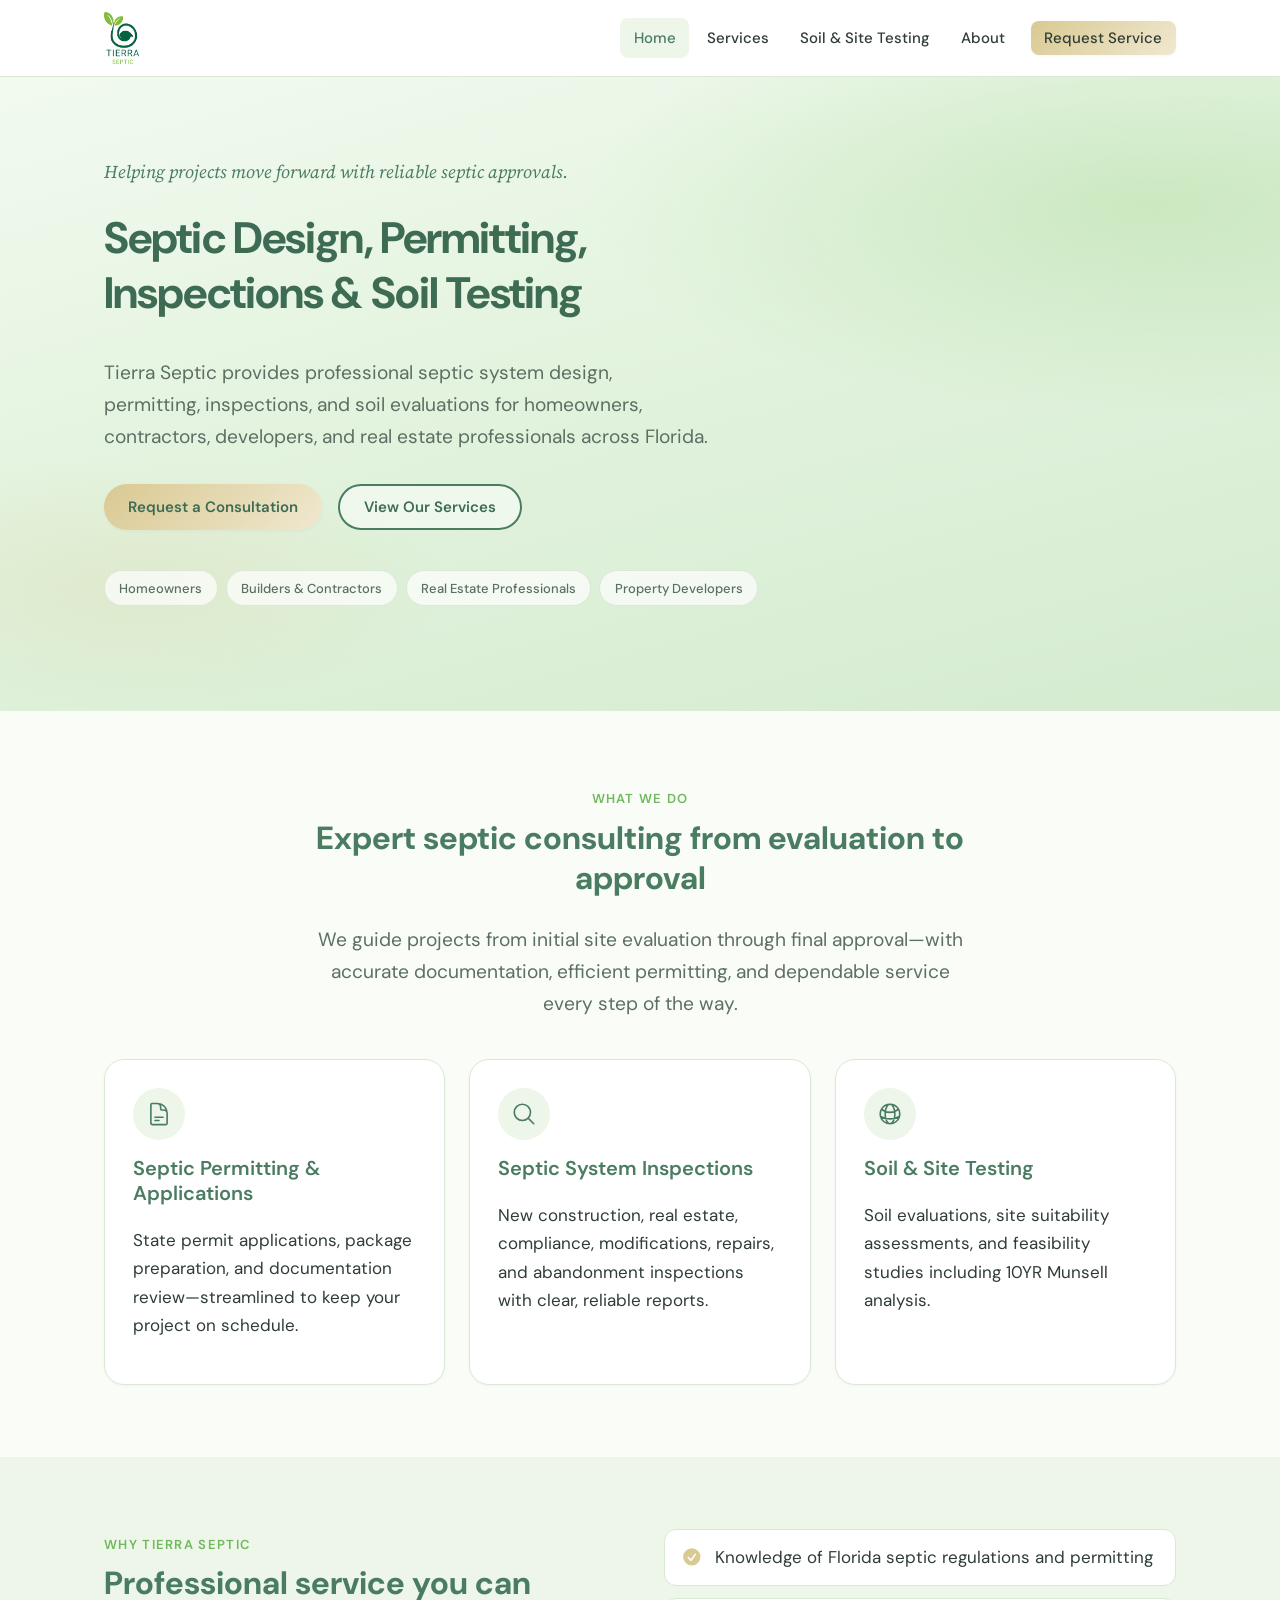
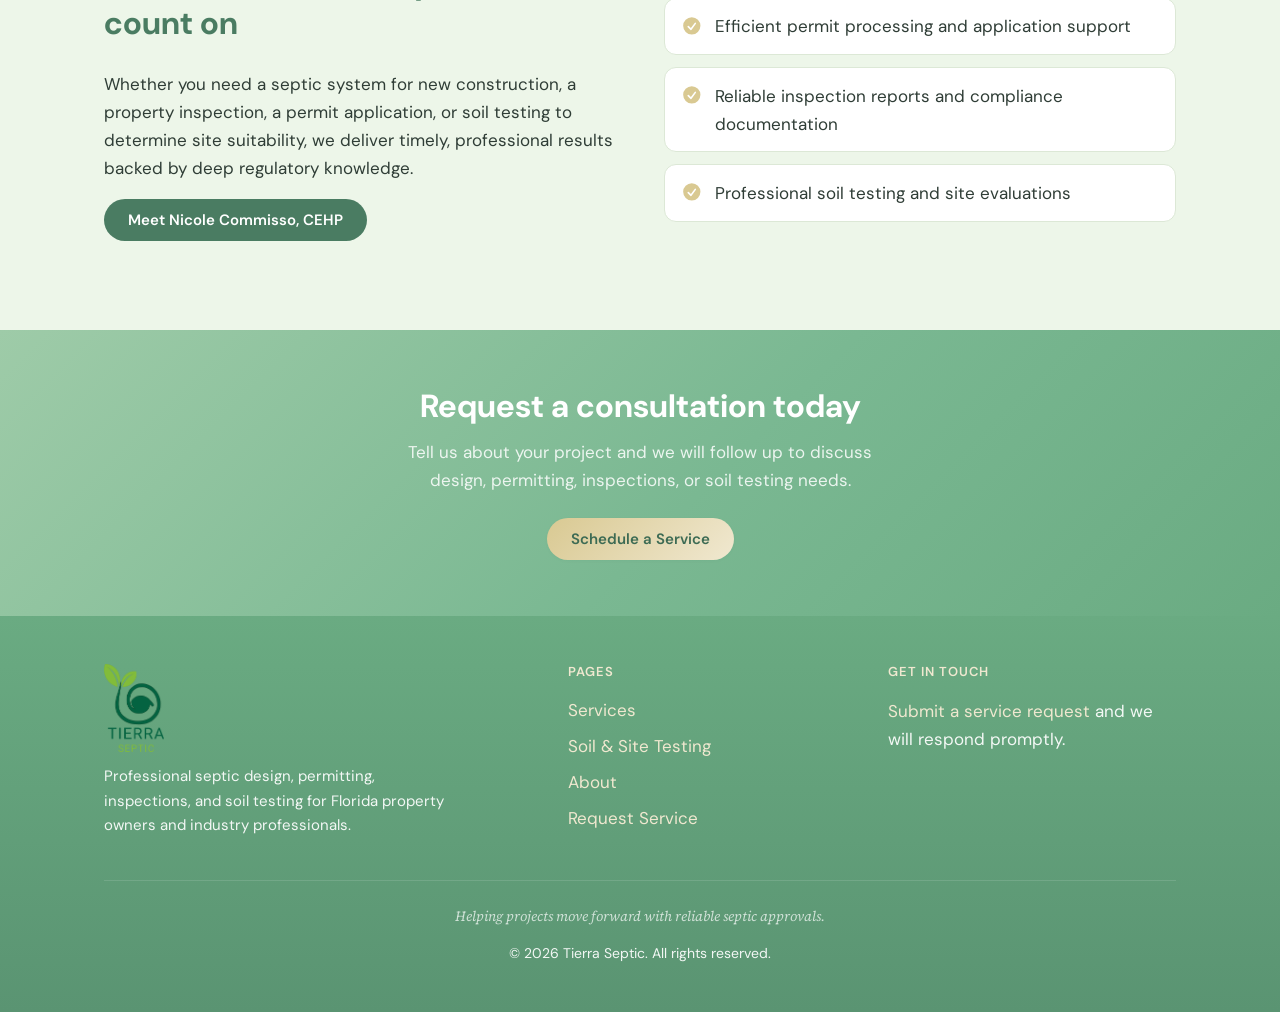
<file: index.html>
<!DOCTYPE html>
<html lang="en">
<head>
  <meta charset="UTF-8">
  <meta name="viewport" content="width=device-width, initial-scale=1">
  <title>Tierra Septic | Septic Design, Permitting, Inspections &amp; Soil Testing — Florida</title>
  <meta name="description" content="Professional septic system design, permitting, inspections, and soil testing in Florida. Serving homeowners, contractors, developers, and real estate professionals.">
  <!-- Google tag (gtag.js) -->
  <script async src="https://www.googletagmanager.com/gtag/js?id=G-VDYC9XJSC8"></script>
  <script>
    window.dataLayer = window.dataLayer || [];
    function gtag(){dataLayer.push(arguments);}
    gtag("js", new Date());
    gtag("config", "G-VDYC9XJSC8", {
      page_path: location.pathname,
      page_title: document.title,
      page_location: location.href
    });
  </script>
  <script src="/js/analytics.js" defer></script>
  <link rel="canonical" href="https://tierraseptic.com/">
  <meta name="robots" content="index, follow">
  <meta property="og:type" content="website">
  <meta property="og:url" content="https://tierraseptic.com/">
  <meta property="og:title" content="Tierra Septic | Professional Septic Services in Florida">
  <meta property="og:description" content="Septic design, permitting, inspections, and soil evaluations. Expert guidance from site evaluation through final approval.">
  <meta property="og:site_name" content="Tierra Septic">
  <meta property="og:locale" content="en_US">
  <meta property="og:image" content="https://tierraseptic.com/assets/images/og-image.png">
  <meta property="og:image:secure_url" content="https://tierraseptic.com/assets/images/og-image.png">
  <meta property="og:image:alt" content="Tierra Septic logo">
  <meta property="og:image:width" content="1200">
  <meta property="og:image:height" content="630">
  <meta property="og:image:type" content="image/png">
  <meta name="twitter:card" content="summary_large_image">
  <meta name="twitter:title" content="Tierra Septic | Professional Septic Services">
  <meta name="twitter:description" content="Septic design, permitting, inspections, and soil testing for Florida property owners and professionals.">
  <meta name="twitter:image" content="https://tierraseptic.com/assets/images/og-image.png">
  <meta name="twitter:image:alt" content="Tierra Septic logo">
  <link rel="preconnect" href="https://fonts.googleapis.com">
  <link rel="preconnect" href="https://fonts.gstatic.com" crossorigin>
  <link href="https://fonts.googleapis.com/css2?family=DM+Sans:ital,opsz,wght@0,9..40,400;0,9..40,500;0,9..40,600;0,9..40,700;1,9..40,400&family=Source+Serif+4:ital,opsz,wght@0,8..60,400;0,8..60,600;1,8..60,400&display=swap" rel="stylesheet">
  <link rel="stylesheet" href="/css/styles.css">
  <link rel="icon" href="/assets/images/logo-500w.png" type="image/png">
  <link rel="apple-touch-icon" href="/assets/images/logo-500w.png">
  <link rel="manifest" href="/site.webmanifest">
  <link rel="sitemap" href="/sitemap.xml" type="application/xml" title="Sitemap">
  <meta name="theme-color" content="#7ab892">
  <meta name="author" content="Tierra Septic">
  <meta name="geo.region" content="US-FL">
  <script type="application/ld+json">
  {
    "@context": "https://schema.org",
    "@graph": [
      {
        "@type": "WebSite",
        "@id": "https://tierraseptic.com/#website",
        "url": "https://tierraseptic.com/",
        "name": "Tierra Septic",
        "description": "Professional septic design, permitting, inspections, and soil testing in Florida.",
        "inLanguage": "en-US",
        "publisher": { "@id": "https://tierraseptic.com/#organization" }
      },
      {
        "@type": "ProfessionalService",
        "@id": "https://tierraseptic.com/#organization",
        "name": "Tierra Septic",
        "url": "https://tierraseptic.com",
        "logo": "https://tierraseptic.com/assets/images/logo-500w.png",
        "image": "https://tierraseptic.com/assets/images/og-image.png",
        "description": "Professional septic system design, permitting, inspections, and soil testing in Florida.",
        "areaServed": { "@type": "State", "name": "Florida" },
        "serviceType": ["Septic System Design", "Septic Permitting", "Septic Inspections", "Soil Testing"],
        "founder": {
          "@type": "Person",
          "name": "Nicole Commisso",
          "jobTitle": "Certified Environmental Health Professional"
        }
      }
    ]
  }
  </script>
</head>
<body>
  <a class="skip-link" href="#main">Skip to main content</a>

  <header class="site-header">
    <div class="header-inner">
      <a class="logo-link" href="/" aria-label="Tierra Septic home">
        <img src="/assets/images/logo-500w.png" width="500" height="736" alt="Tierra Septic">
      </a>
      <button class="nav-toggle" type="button" aria-expanded="false" aria-controls="site-nav" aria-label="Open menu">
        <span></span><span></span><span></span>
      </button>
      <nav id="site-nav" class="site-nav" aria-label="Main navigation">
        <ul>
          <li><a href="/" aria-current="page">Home</a></li>
          <li><a href="/services.html">Services</a></li>
          <li><a href="/soil-testing.html">Soil &amp; Site Testing</a></li>
          <li><a href="/about.html">About</a></li>
          <li class="nav-cta"><a class="btn btn-primary" href="/contact.html">Request Service</a></li>
        </ul>
      </nav>
    </div>
  </header>

  <main id="main">
    <section class="hero">
      <div class="container">
        <p class="hero-tagline">Helping projects move forward with reliable septic approvals.</p>
        <h1>Septic Design, Permitting, Inspections &amp; Soil Testing</h1>
        <p class="lead">Tierra Septic provides professional septic system design, permitting, inspections, and soil evaluations for homeowners, contractors, developers, and real estate professionals across Florida.</p>
        <div class="hero-actions">
          <a class="btn btn-primary" href="/contact.html">Request a Consultation</a>
          <a class="btn btn-outline" href="/services.html">View Our Services</a>
        </div>
        <ul class="audience-pills" aria-label="Who we serve">
          <li>Homeowners</li>
          <li>Builders &amp; Contractors</li>
          <li>Real Estate Professionals</li>
          <li>Property Developers</li>
        </ul>
      </div>
    </section>

    <section class="section">
      <div class="container">
        <div class="section-header centered">
          <p class="eyebrow">What we do</p>
          <h2>Expert septic consulting from evaluation to approval</h2>
          <p class="lead">We guide projects from initial site evaluation through final approval—with accurate documentation, efficient permitting, and dependable service every step of the way.</p>
        </div>
        <div class="card-grid">
          <article class="card">
            <div class="card-icon" aria-hidden="true">
              <svg xmlns="http://www.w3.org/2000/svg" fill="none" viewBox="0 0 24 24" stroke-width="1.5" stroke="currentColor"><path stroke-linecap="round" stroke-linejoin="round" d="M19.5 14.25v-2.625a3.375 3.375 0 0 0-3.375-3.375h-1.5A1.125 1.125 0 0 1 13.5 7.125v-1.5a3.375 3.375 0 0 0-3.375-3.375H8.25m0 12.75h7.5m-7.5 3H12M10.5 2.25H5.625c-.621 0-1.125.504-1.125 1.125v17.25c0 .621.504 1.125 1.125 1.125h12.75c.621 0 1.125-.504 1.125-1.125V11.25a9 9 0 0 0-9-9Z"/></svg>
            </div>
            <h3><a href="/services.html#permitting">Septic Permitting &amp; Applications</a></h3>
            <p>State permit applications, package preparation, and documentation review—streamlined to keep your project on schedule.</p>
          </article>
          <article class="card">
            <div class="card-icon" aria-hidden="true">
              <svg xmlns="http://www.w3.org/2000/svg" fill="none" viewBox="0 0 24 24" stroke-width="1.5" stroke="currentColor"><path stroke-linecap="round" stroke-linejoin="round" d="m21 21-5.197-5.197m0 0A7.5 7.5 0 1 0 5.196 5.196a7.5 7.5 0 0 0 10.607 10.607Z"/></svg>
            </div>
            <h3><a href="/services.html#inspections">Septic System Inspections</a></h3>
            <p>New construction, real estate, compliance, modifications, repairs, and abandonment inspections with clear, reliable reports.</p>
          </article>
          <article class="card">
            <div class="card-icon" aria-hidden="true">
              <svg xmlns="http://www.w3.org/2000/svg" fill="none" viewBox="0 0 24 24" stroke-width="1.5" stroke="currentColor"><path stroke-linecap="round" stroke-linejoin="round" d="M12 21a9.004 9.004 0 0 0 8.716-6.747M12 21a9.004 9.004 0 0 1-8.716-6.747M12 21c2.485 0 4.5-4.03 4.5-9S14.485 3 12 3m0 18c-2.485 0-4.5-4.03-4.5-9S9.515 3 12 3m0 0a8.997 8.997 0 0 1 7.843 4.582M12 3a8.997 8.997 0 0 0-7.843 4.582m15.686 0A11.953 11.953 0 0 1 12 10.5c-2.998 0-5.74-1.1-7.843-2.918m15.686 0A8.959 8.959 0 0 1 21 12c0 .778-.099 1.533-.284 2.253m0 0A17.919 17.919 0 0 1 12 16.5a17.92 17.92 0 0 1-8.716-2.247m0 0A8.959 8.959 0 0 1 3 12c0-1.264.26-2.467.732-3.553"/></svg>
            </div>
            <h3><a href="/soil-testing.html">Soil &amp; Site Testing</a></h3>
            <p>Soil evaluations, site suitability assessments, and feasibility studies including 10YR Munsell analysis.</p>
          </article>
        </div>
      </div>
    </section>

    <section class="section section-alt">
      <div class="container split">
        <div>
          <p class="eyebrow">Why Tierra Septic</p>
          <h2>Professional service you can count on</h2>
          <p>Whether you need a septic system for new construction, a property inspection, a permit application, or soil testing to determine site suitability, we deliver timely, professional results backed by deep regulatory knowledge.</p>
          <p><a class="btn btn-secondary" href="/about.html">Meet Nicole Commisso, CEHP</a></p>
        </div>
        <ul class="benefits-list">
          <li>
            <svg class="check" xmlns="http://www.w3.org/2000/svg" viewBox="0 0 20 20" fill="currentColor" aria-hidden="true"><path fill-rule="evenodd" d="M10 18a8 8 0 1 0 0-16 8 8 0 0 0 0 16Zm3.857-9.809a.75.75 0 0 0-1.214-.882l-3.483 4.79-1.88-1.88a.75.75 0 1 0-1.06 1.061l2.5 2.5a.75.75 0 0 0 1.137-.089l4-5.5Z" clip-rule="evenodd"/></svg>
            <span>Knowledge of Florida septic regulations and permitting</span>
          </li>
          <li>
            <svg class="check" xmlns="http://www.w3.org/2000/svg" viewBox="0 0 20 20" fill="currentColor" aria-hidden="true"><path fill-rule="evenodd" d="M10 18a8 8 0 1 0 0-16 8 8 0 0 0 0 16Zm3.857-9.809a.75.75 0 0 0-1.214-.882l-3.483 4.79-1.88-1.88a.75.75 0 1 0-1.06 1.061l2.5 2.5a.75.75 0 0 0 1.137-.089l4-5.5Z" clip-rule="evenodd"/></svg>
            <span>Efficient permit processing and application support</span>
          </li>
          <li>
            <svg class="check" xmlns="http://www.w3.org/2000/svg" viewBox="0 0 20 20" fill="currentColor" aria-hidden="true"><path fill-rule="evenodd" d="M10 18a8 8 0 1 0 0-16 8 8 0 0 0 0 16Zm3.857-9.809a.75.75 0 0 0-1.214-.882l-3.483 4.79-1.88-1.88a.75.75 0 1 0-1.06 1.061l2.5 2.5a.75.75 0 0 0 1.137-.089l4-5.5Z" clip-rule="evenodd"/></svg>
            <span>Reliable inspection reports and compliance documentation</span>
          </li>
          <li>
            <svg class="check" xmlns="http://www.w3.org/2000/svg" viewBox="0 0 20 20" fill="currentColor" aria-hidden="true"><path fill-rule="evenodd" d="M10 18a8 8 0 1 0 0-16 8 8 0 0 0 0 16Zm3.857-9.809a.75.75 0 0 0-1.214-.882l-3.483 4.79-1.88-1.88a.75.75 0 1 0-1.06 1.061l2.5 2.5a.75.75 0 0 0 1.137-.089l4-5.5Z" clip-rule="evenodd"/></svg>
            <span>Professional soil testing and site evaluations</span>
          </li>
        </ul>
      </div>
    </section>

    <section class="cta-band">
      <div class="container">
        <h2>Request a consultation today</h2>
        <p>Tell us about your project and we will follow up to discuss design, permitting, inspections, or soil testing needs.</p>
        <a class="btn btn-primary" href="/contact.html">Schedule a Service</a>
      </div>
    </section>
  </main>

  <footer class="site-footer">
    <div class="container">
      <div class="footer-grid">
        <div class="footer-brand">
          <img src="/assets/images/logo-500w.png" width="500" height="736" alt="">
          <p>Professional septic design, permitting, inspections, and soil testing for Florida property owners and industry professionals.</p>
        </div>
        <div class="footer-nav">
          <h3>Pages</h3>
          <ul>
            <li><a href="/services.html">Services</a></li>
            <li><a href="/soil-testing.html">Soil &amp; Site Testing</a></li>
            <li><a href="/about.html">About</a></li>
            <li><a href="/contact.html">Request Service</a></li>
          </ul>
        </div>
        <div class="footer-contact">
          <h3>Get in touch</h3>
          <p><a href="/contact.html">Submit a service request</a> and we will respond promptly.</p>
        </div>
      </div>
      <div class="footer-bottom">
        <p class="footer-tagline">Helping projects move forward with reliable septic approvals.</p>
        <p>&copy; <span id="year"></span> Tierra Septic. All rights reserved.</p>
      </div>
    </div>
  </footer>
  <script>document.getElementById("year").textContent = new Date().getFullYear();</script>
  <script src="/js/main.js" defer></script>
</body>
</html>
</file>
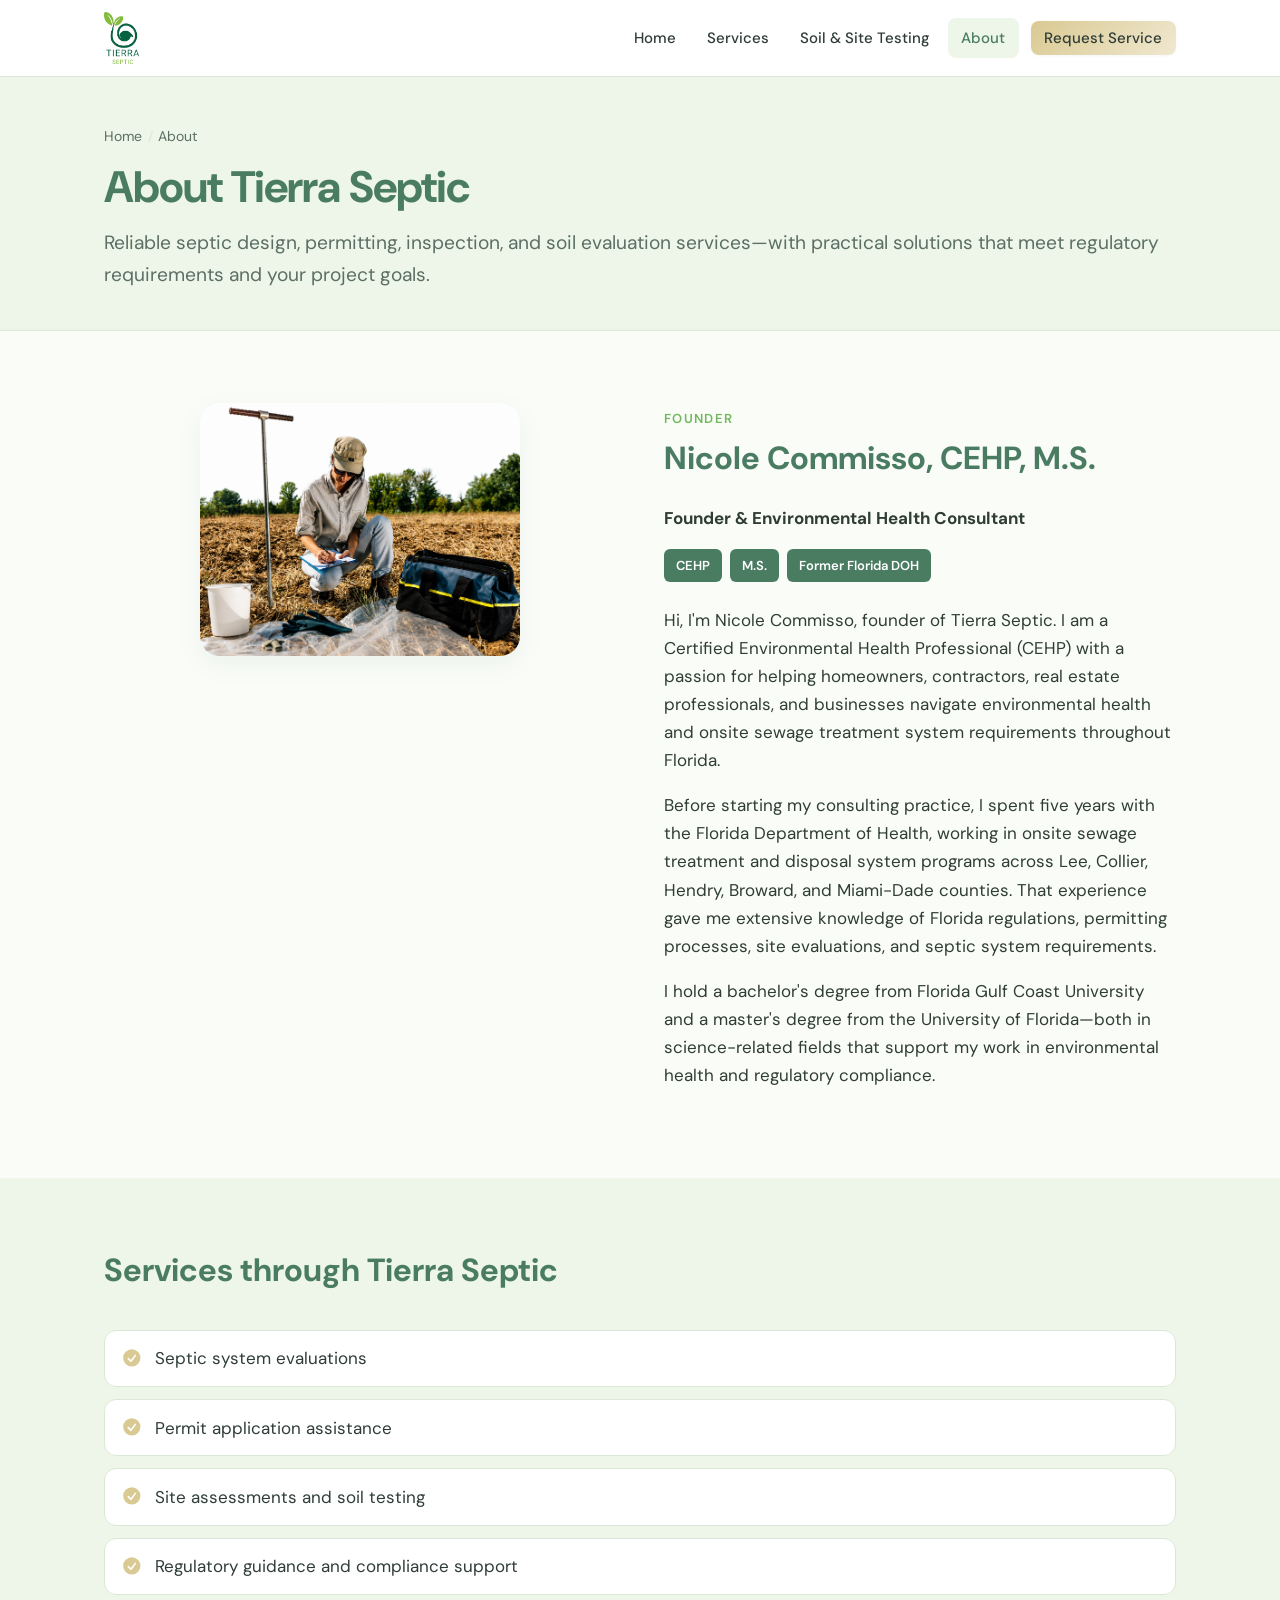
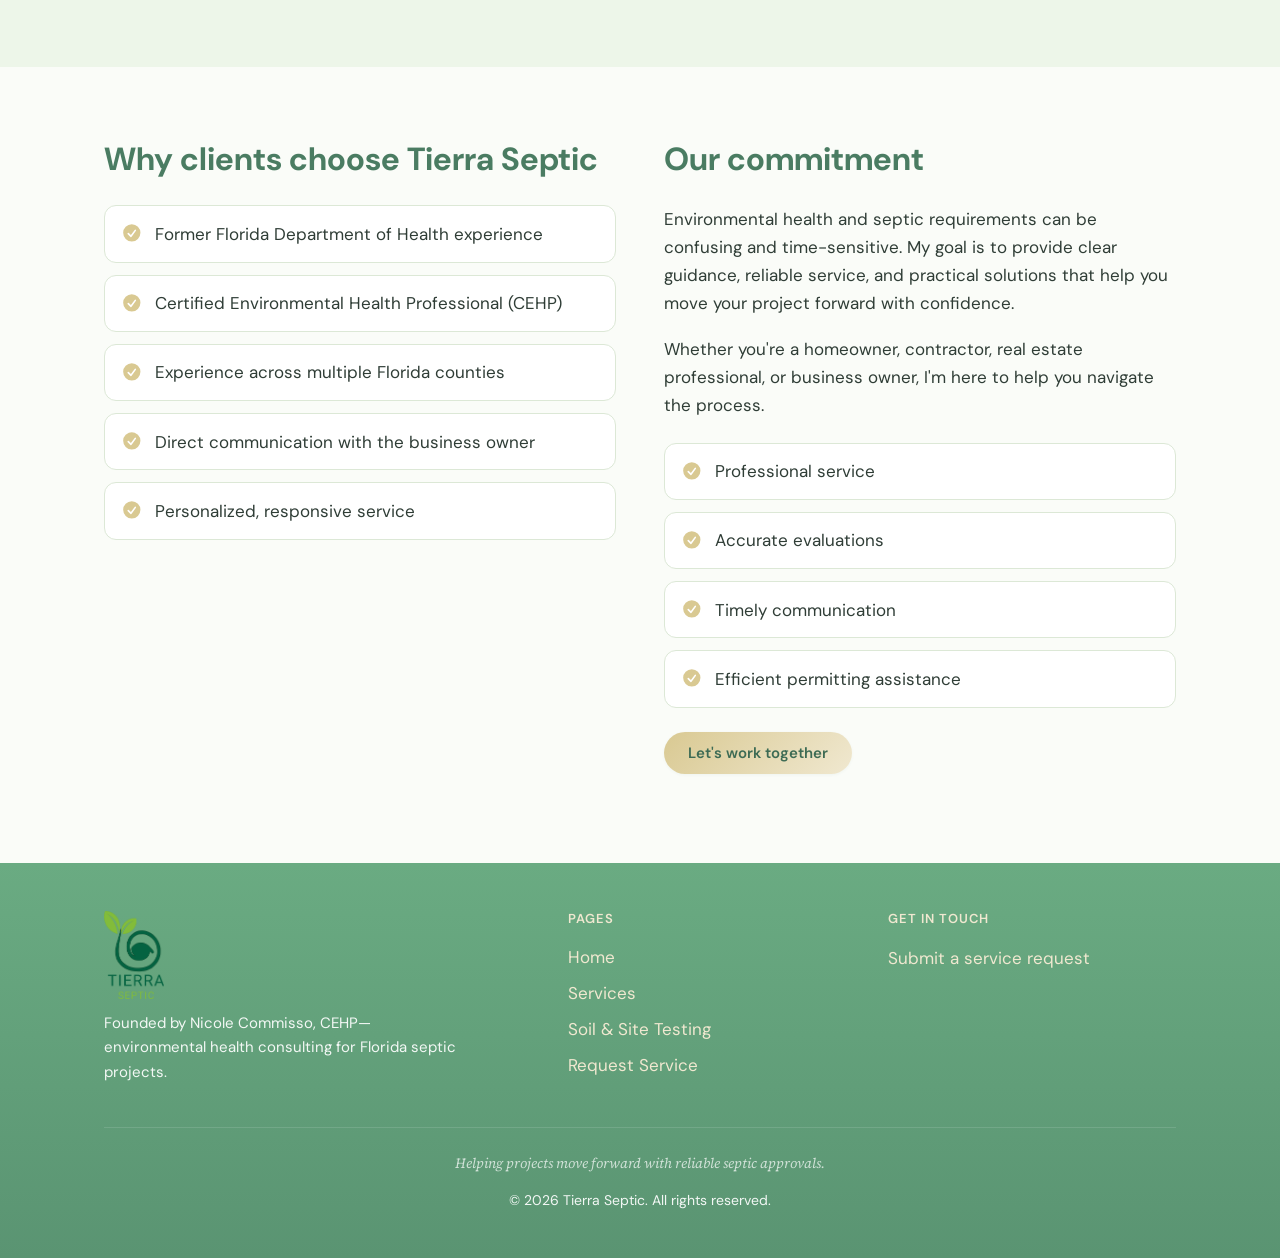
<file: about.html>
<!DOCTYPE html>
<html lang="en">
<head>
  <meta charset="UTF-8">
  <meta name="viewport" content="width=device-width, initial-scale=1">
  <title>About Nicole Commisso, CEHP | Founder of Tierra Septic</title>
  <meta name="description" content="Meet Nicole Commisso, CEHP, M.S.—founder of Tierra Septic. Former Florida Department of Health environmental health professional serving Lee, Collier, Hendry, Broward, and Miami-Dade counties.">
  <!-- Google tag (gtag.js) -->
  <script async src="https://www.googletagmanager.com/gtag/js?id=G-VDYC9XJSC8"></script>
  <script>
    window.dataLayer = window.dataLayer || [];
    function gtag(){dataLayer.push(arguments);}
    gtag("js", new Date());
    gtag("config", "G-VDYC9XJSC8", {
      page_path: location.pathname,
      page_title: document.title,
      page_location: location.href
    });
  </script>
  <script src="/js/analytics.js" defer></script>
  <link rel="canonical" href="https://tierraseptic.com/about.html">
  <meta name="robots" content="index, follow">
  <meta property="og:title" content="About Tierra Septic | Nicole Commisso, CEHP">
  <meta property="og:description" content="Certified Environmental Health Professional with Florida DOH experience in onsite sewage treatment and permitting.">
  <meta property="og:url" content="https://tierraseptic.com/about.html">
  <link rel="preconnect" href="https://fonts.googleapis.com">
  <link rel="preconnect" href="https://fonts.gstatic.com" crossorigin>
  <link href="https://fonts.googleapis.com/css2?family=DM+Sans:ital,opsz,wght@0,9..40,400;0,9..40,500;0,9..40,600;0,9..40,700&family=Source+Serif+4:ital,opsz,wght@0,8..60,400;1,8..60,400&display=swap" rel="stylesheet">
  <link rel="stylesheet" href="/css/styles.css">
  <link rel="icon" href="/assets/images/logo-500w.png" type="image/png">
  <link rel="apple-touch-icon" href="/assets/images/logo-500w.png">
  <link rel="manifest" href="/site.webmanifest">
  <link rel="sitemap" href="/sitemap.xml" type="application/xml" title="Sitemap">
  <meta name="theme-color" content="#7ab892">
  <meta name="author" content="Tierra Septic">
  <meta property="og:image" content="https://tierraseptic.com/assets/images/og-image.png">
  <meta property="og:image:secure_url" content="https://tierraseptic.com/assets/images/og-image.png">
  <meta property="og:image:alt" content="Tierra Septic logo">
  <meta property="og:image:width" content="1200">
  <meta property="og:image:height" content="630">
  <meta property="og:image:type" content="image/png">
  <meta name="twitter:card" content="summary_large_image">
  <meta name="twitter:title" content="About Tierra Septic | Nicole Commisso, CEHP">
  <meta name="twitter:description" content="Certified Environmental Health Professional with Florida DOH experience in onsite sewage treatment and permitting.">
  <meta name="twitter:image" content="https://tierraseptic.com/assets/images/og-image.png">
  <meta name="twitter:image:alt" content="Tierra Septic logo">
  <meta property="og:type" content="website">
  <meta property="og:locale" content="en_US">
  <script type="application/ld+json">
  {
    "@context": "https://schema.org",
    "@type": "Person",
    "name": "Nicole Commisso",
    "jobTitle": "Certified Environmental Health Professional",
    "image": "https://tierraseptic.com/assets/images/about.png",
    "worksFor": { "@type": "Organization", "name": "Tierra Septic", "url": "https://tierraseptic.com" },
    "knowsAbout": ["Septic Systems", "Environmental Health", "Florida Septic Permitting", "Soil Evaluation"],
    "alumniOf": [
      { "@type": "CollegeOrUniversity", "name": "University of Florida" },
      { "@type": "CollegeOrUniversity", "name": "Florida Gulf Coast University" }
    ]
  }
  </script>
</head>
<body>
  <a class="skip-link" href="#main">Skip to main content</a>
  <header class="site-header">
    <div class="header-inner">
      <a class="logo-link" href="/" aria-label="Tierra Septic home">
        <img src="/assets/images/logo-500w.png" width="500" height="736" alt="Tierra Septic">
      </a>
      <button class="nav-toggle" type="button" aria-expanded="false" aria-controls="site-nav" aria-label="Open menu"><span></span><span></span><span></span></button>
      <nav id="site-nav" class="site-nav" aria-label="Main navigation">
        <ul>
          <li><a href="/">Home</a></li>
          <li><a href="/services.html">Services</a></li>
          <li><a href="/soil-testing.html">Soil &amp; Site Testing</a></li>
          <li><a href="/about.html" aria-current="page">About</a></li>
          <li class="nav-cta"><a class="btn btn-primary" href="/contact.html">Request Service</a></li>
        </ul>
      </nav>
    </div>
  </header>

  <main id="main">
    <header class="page-hero">
      <div class="container">
        <nav aria-label="Breadcrumb">
          <ol class="breadcrumb">
            <li><a href="/">Home</a></li>
            <li aria-current="page">About</li>
          </ol>
        </nav>
        <h1>About Tierra Septic</h1>
        <p class="lead">Reliable septic design, permitting, inspection, and soil evaluation services—with practical solutions that meet regulatory requirements and your project goals.</p>
      </div>
    </header>

    <section class="section">
      <div class="container split">
        <img
          class="about-photo"
          src="/assets/images/about.png"
          width="1411"
          height="1114"
          alt="Nicole Commisso, CEHP, founder of Tierra Septic"
          loading="lazy"
          decoding="async"
        >
        <div>
          <p class="eyebrow">Founder</p>
          <h2>Nicole Commisso, CEHP, M.S.</h2>
          <p><strong>Founder &amp; Environmental Health Consultant</strong></p>
          <ul class="credentials">
            <li>CEHP</li>
            <li>M.S.</li>
            <li>Former Florida DOH</li>
          </ul>
          <p>Hi, I'm Nicole Commisso, founder of Tierra Septic. I am a Certified Environmental Health Professional (CEHP) with a passion for helping homeowners, contractors, real estate professionals, and businesses navigate environmental health and onsite sewage treatment system requirements throughout Florida.</p>
          <p>Before starting my consulting practice, I spent five years with the Florida Department of Health, working in onsite sewage treatment and disposal system programs across Lee, Collier, Hendry, Broward, and Miami-Dade counties. That experience gave me extensive knowledge of Florida regulations, permitting processes, site evaluations, and septic system requirements.</p>
          <p>I hold a bachelor's degree from Florida Gulf Coast University and a master's degree from the University of Florida—both in science-related fields that support my work in environmental health and regulatory compliance.</p>
        </div>
      </div>
    </section>

    <section class="section section-alt">
      <div class="container">
        <div class="section-header">
          <h2>Services through Tierra Septic</h2>
        </div>
        <ul class="benefits-list">
          <li><svg class="check" xmlns="http://www.w3.org/2000/svg" viewBox="0 0 20 20" fill="currentColor" aria-hidden="true"><path fill-rule="evenodd" d="M10 18a8 8 0 1 0 0-16 8 8 0 0 0 0 16Zm3.857-9.809a.75.75 0 0 0-1.214-.882l-3.483 4.79-1.88-1.88a.75.75 0 1 0-1.06 1.061l2.5 2.5a.75.75 0 0 0 1.137-.089l4-5.5Z" clip-rule="evenodd"/></svg><span>Septic system evaluations</span></li>
          <li><svg class="check" xmlns="http://www.w3.org/2000/svg" viewBox="0 0 20 20" fill="currentColor" aria-hidden="true"><path fill-rule="evenodd" d="M10 18a8 8 0 1 0 0-16 8 8 0 0 0 0 16Zm3.857-9.809a.75.75 0 0 0-1.214-.882l-3.483 4.79-1.88-1.88a.75.75 0 1 0-1.06 1.061l2.5 2.5a.75.75 0 0 0 1.137-.089l4-5.5Z" clip-rule="evenodd"/></svg><span>Permit application assistance</span></li>
          <li><svg class="check" xmlns="http://www.w3.org/2000/svg" viewBox="0 0 20 20" fill="currentColor" aria-hidden="true"><path fill-rule="evenodd" d="M10 18a8 8 0 1 0 0-16 8 8 0 0 0 0 16Zm3.857-9.809a.75.75 0 0 0-1.214-.882l-3.483 4.79-1.88-1.88a.75.75 0 1 0-1.06 1.061l2.5 2.5a.75.75 0 0 0 1.137-.089l4-5.5Z" clip-rule="evenodd"/></svg><span>Site assessments and soil testing</span></li>
          <li><svg class="check" xmlns="http://www.w3.org/2000/svg" viewBox="0 0 20 20" fill="currentColor" aria-hidden="true"><path fill-rule="evenodd" d="M10 18a8 8 0 1 0 0-16 8 8 0 0 0 0 16Zm3.857-9.809a.75.75 0 0 0-1.214-.882l-3.483 4.79-1.88-1.88a.75.75 0 1 0-1.06 1.061l2.5 2.5a.75.75 0 0 0 1.137-.089l4-5.5Z" clip-rule="evenodd"/></svg><span>Regulatory guidance and compliance support</span></li>
        </ul>
      </div>
    </section>

    <section class="section">
      <div class="container split">
        <div>
          <h2>Why clients choose Tierra Septic</h2>
          <ul class="benefits-list">
            <li><svg class="check" xmlns="http://www.w3.org/2000/svg" viewBox="0 0 20 20" fill="currentColor" aria-hidden="true"><path fill-rule="evenodd" d="M10 18a8 8 0 1 0 0-16 8 8 0 0 0 0 16Zm3.857-9.809a.75.75 0 0 0-1.214-.882l-3.483 4.79-1.88-1.88a.75.75 0 1 0-1.06 1.061l2.5 2.5a.75.75 0 0 0 1.137-.089l4-5.5Z" clip-rule="evenodd"/></svg><span>Former Florida Department of Health experience</span></li>
            <li><svg class="check" xmlns="http://www.w3.org/2000/svg" viewBox="0 0 20 20" fill="currentColor" aria-hidden="true"><path fill-rule="evenodd" d="M10 18a8 8 0 1 0 0-16 8 8 0 0 0 0 16Zm3.857-9.809a.75.75 0 0 0-1.214-.882l-3.483 4.79-1.88-1.88a.75.75 0 1 0-1.06 1.061l2.5 2.5a.75.75 0 0 0 1.137-.089l4-5.5Z" clip-rule="evenodd"/></svg><span>Certified Environmental Health Professional (CEHP)</span></li>
            <li><svg class="check" xmlns="http://www.w3.org/2000/svg" viewBox="0 0 20 20" fill="currentColor" aria-hidden="true"><path fill-rule="evenodd" d="M10 18a8 8 0 1 0 0-16 8 8 0 0 0 0 16Zm3.857-9.809a.75.75 0 0 0-1.214-.882l-3.483 4.79-1.88-1.88a.75.75 0 1 0-1.06 1.061l2.5 2.5a.75.75 0 0 0 1.137-.089l4-5.5Z" clip-rule="evenodd"/></svg><span>Experience across multiple Florida counties</span></li>
            <li><svg class="check" xmlns="http://www.w3.org/2000/svg" viewBox="0 0 20 20" fill="currentColor" aria-hidden="true"><path fill-rule="evenodd" d="M10 18a8 8 0 1 0 0-16 8 8 0 0 0 0 16Zm3.857-9.809a.75.75 0 0 0-1.214-.882l-3.483 4.79-1.88-1.88a.75.75 0 1 0-1.06 1.061l2.5 2.5a.75.75 0 0 0 1.137-.089l4-5.5Z" clip-rule="evenodd"/></svg><span>Direct communication with the business owner</span></li>
            <li><svg class="check" xmlns="http://www.w3.org/2000/svg" viewBox="0 0 20 20" fill="currentColor" aria-hidden="true"><path fill-rule="evenodd" d="M10 18a8 8 0 1 0 0-16 8 8 0 0 0 0 16Zm3.857-9.809a.75.75 0 0 0-1.214-.882l-3.483 4.79-1.88-1.88a.75.75 0 1 0-1.06 1.061l2.5 2.5a.75.75 0 0 0 1.137-.089l4-5.5Z" clip-rule="evenodd"/></svg><span>Personalized, responsive service</span></li>
          </ul>
        </div>
        <div>
          <h2>Our commitment</h2>
          <p>Environmental health and septic requirements can be confusing and time-sensitive. My goal is to provide clear guidance, reliable service, and practical solutions that help you move your project forward with confidence.</p>
          <p>Whether you're a homeowner, contractor, real estate professional, or business owner, I'm here to help you navigate the process.</p>
          <ul class="benefits-list" style="margin-top: 1.5rem;">
            <li><svg class="check" xmlns="http://www.w3.org/2000/svg" viewBox="0 0 20 20" fill="currentColor" aria-hidden="true"><path fill-rule="evenodd" d="M10 18a8 8 0 1 0 0-16 8 8 0 0 0 0 16Zm3.857-9.809a.75.75 0 0 0-1.214-.882l-3.483 4.79-1.88-1.88a.75.75 0 1 0-1.06 1.061l2.5 2.5a.75.75 0 0 0 1.137-.089l4-5.5Z" clip-rule="evenodd"/></svg><span>Professional service</span></li>
            <li><svg class="check" xmlns="http://www.w3.org/2000/svg" viewBox="0 0 20 20" fill="currentColor" aria-hidden="true"><path fill-rule="evenodd" d="M10 18a8 8 0 1 0 0-16 8 8 0 0 0 0 16Zm3.857-9.809a.75.75 0 0 0-1.214-.882l-3.483 4.79-1.88-1.88a.75.75 0 1 0-1.06 1.061l2.5 2.5a.75.75 0 0 0 1.137-.089l4-5.5Z" clip-rule="evenodd"/></svg><span>Accurate evaluations</span></li>
            <li><svg class="check" xmlns="http://www.w3.org/2000/svg" viewBox="0 0 20 20" fill="currentColor" aria-hidden="true"><path fill-rule="evenodd" d="M10 18a8 8 0 1 0 0-16 8 8 0 0 0 0 16Zm3.857-9.809a.75.75 0 0 0-1.214-.882l-3.483 4.79-1.88-1.88a.75.75 0 1 0-1.06 1.061l2.5 2.5a.75.75 0 0 0 1.137-.089l4-5.5Z" clip-rule="evenodd"/></svg><span>Timely communication</span></li>
            <li><svg class="check" xmlns="http://www.w3.org/2000/svg" viewBox="0 0 20 20" fill="currentColor" aria-hidden="true"><path fill-rule="evenodd" d="M10 18a8 8 0 1 0 0-16 8 8 0 0 0 0 16Zm3.857-9.809a.75.75 0 0 0-1.214-.882l-3.483 4.79-1.88-1.88a.75.75 0 1 0-1.06 1.061l2.5 2.5a.75.75 0 0 0 1.137-.089l4-5.5Z" clip-rule="evenodd"/></svg><span>Efficient permitting assistance</span></li>
          </ul>
          <p style="margin-top: 1.5rem;"><a class="btn btn-primary" href="/contact.html">Let's work together</a></p>
        </div>
      </div>
    </section>
  </main>

  <footer class="site-footer">
    <div class="container">
      <div class="footer-grid">
        <div class="footer-brand">
          <img src="/assets/images/logo-500w.png" width="500" height="736" alt="">
          <p>Founded by Nicole Commisso, CEHP—environmental health consulting for Florida septic projects.</p>
        </div>
        <div class="footer-nav">
          <h3>Pages</h3>
          <ul>
            <li><a href="/">Home</a></li>
            <li><a href="/services.html">Services</a></li>
            <li><a href="/soil-testing.html">Soil &amp; Site Testing</a></li>
            <li><a href="/contact.html">Request Service</a></li>
          </ul>
        </div>
        <div class="footer-contact">
          <h3>Get in touch</h3>
          <p><a href="/contact.html">Submit a service request</a></p>
        </div>
      </div>
      <div class="footer-bottom">
        <p class="footer-tagline">Helping projects move forward with reliable septic approvals.</p>
        <p>&copy; <span id="year"></span> Tierra Septic. All rights reserved.</p>
      </div>
    </div>
  </footer>
  <script>document.getElementById("year").textContent = new Date().getFullYear();</script>
  <script src="/js/main.js" defer></script>
</body>
</html>
</file>
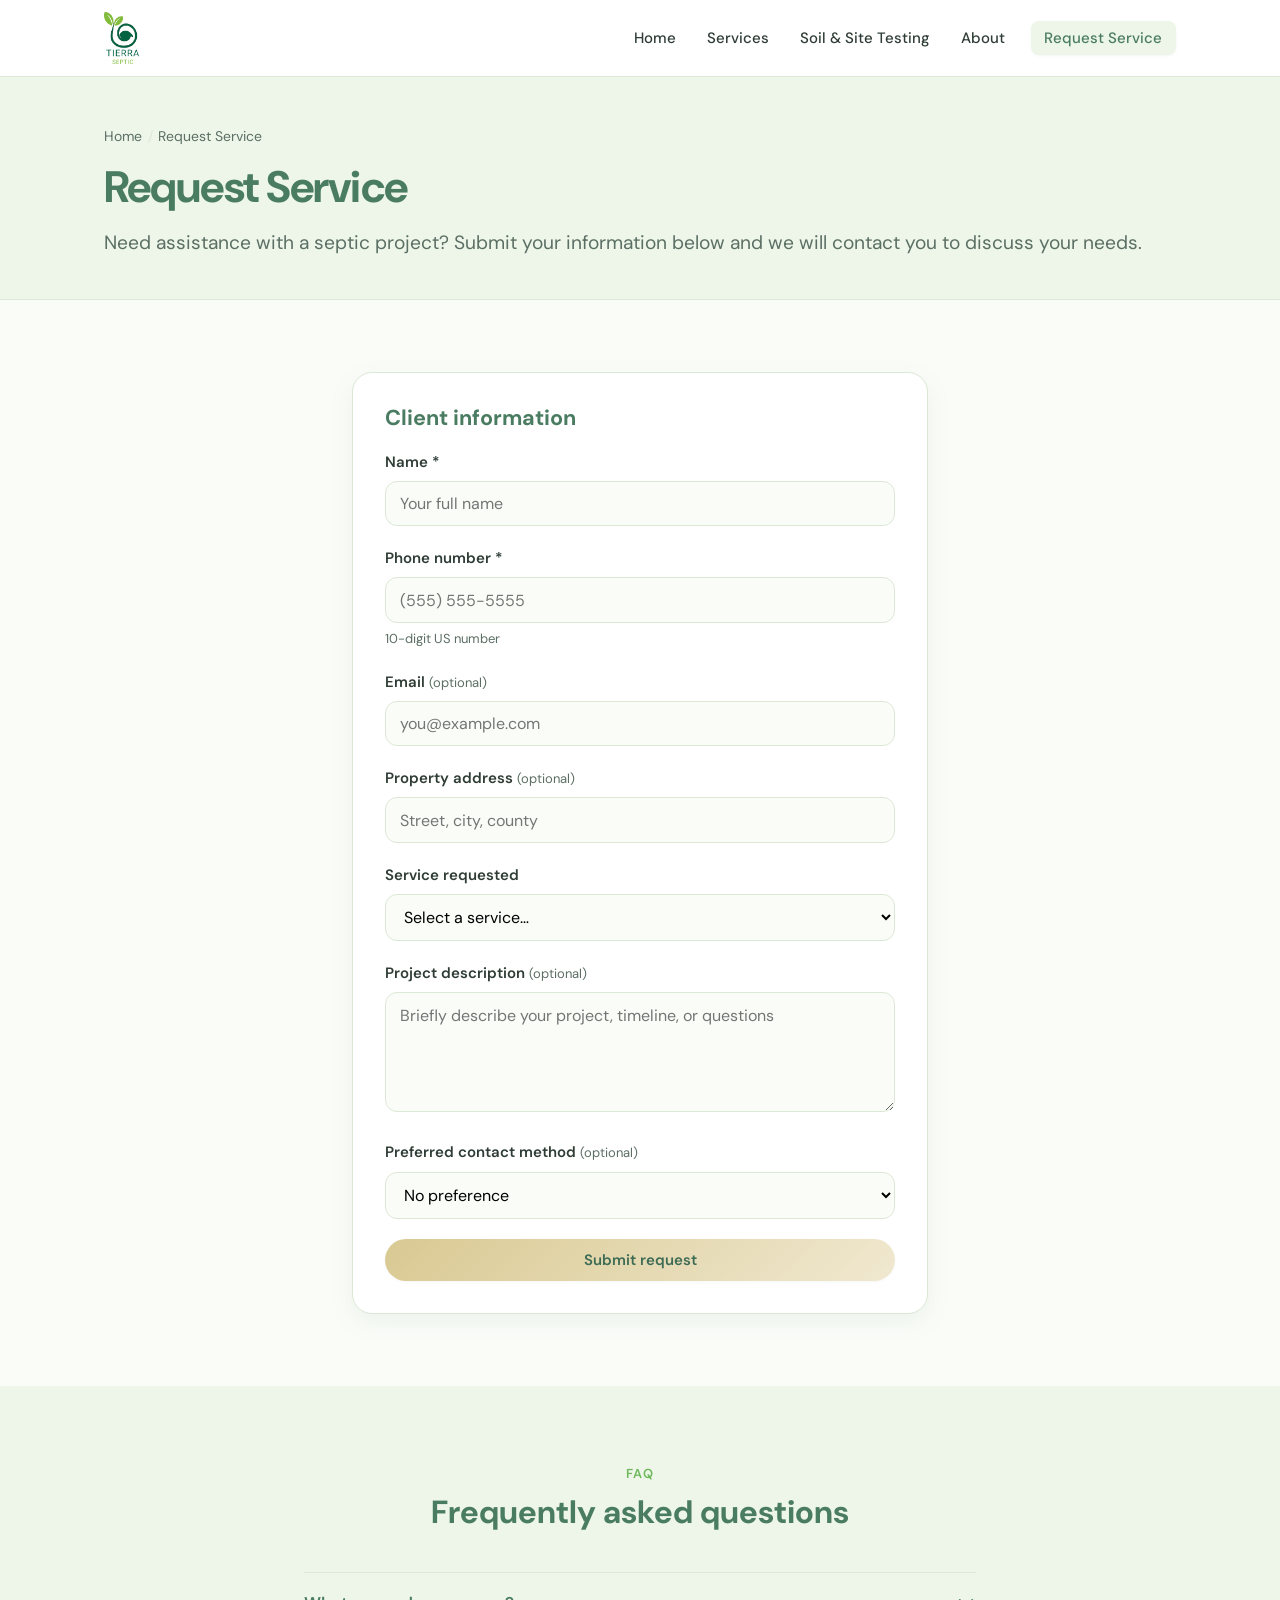
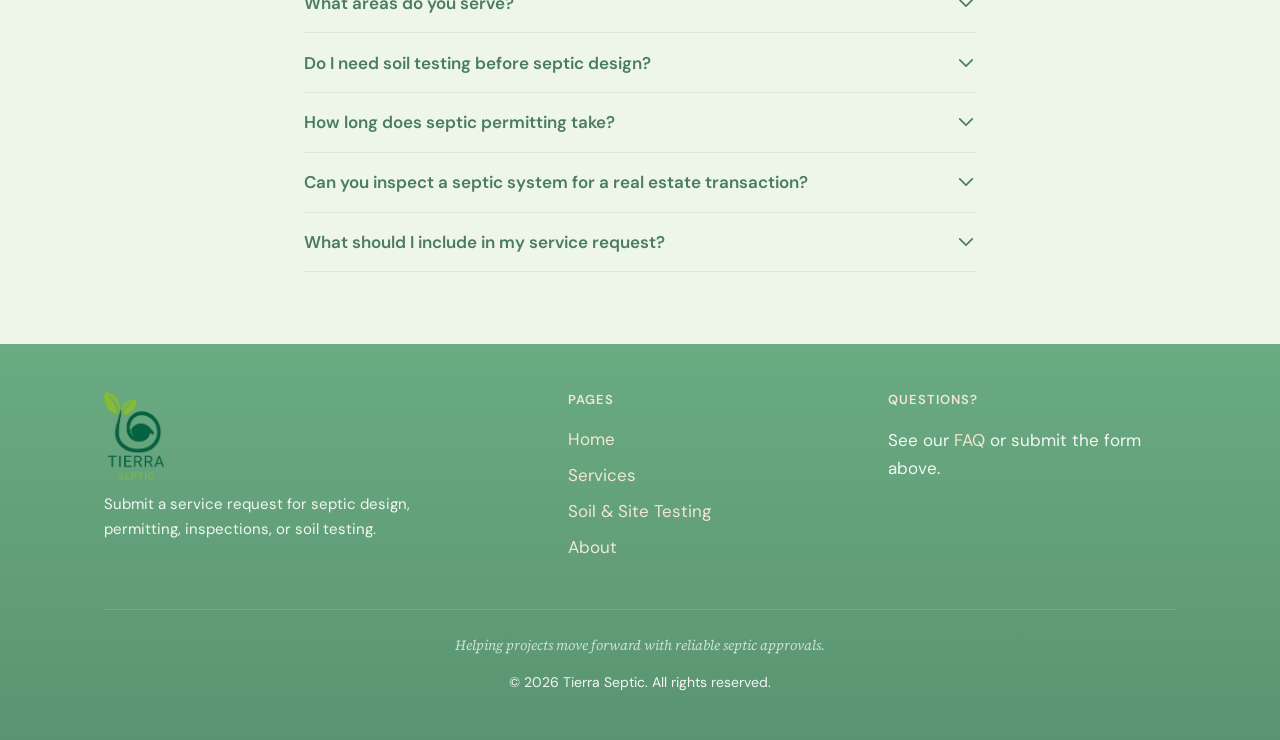
<file: contact.html>
<!DOCTYPE html>
<html lang="en">
<head>
  <meta charset="UTF-8">
  <meta name="viewport" content="width=device-width, initial-scale=1">
  <title>Request Service | Contact Tierra Septic</title>
  <meta name="description" content="Request septic design, permitting, inspections, or soil testing. Submit your project details and Tierra Septic will contact you to discuss your needs.">
  <!-- Google tag (gtag.js) -->
  <script async src="https://www.googletagmanager.com/gtag/js?id=G-VDYC9XJSC8"></script>
  <script>
    window.dataLayer = window.dataLayer || [];
    function gtag(){dataLayer.push(arguments);}
    gtag("js", new Date());
    gtag("config", "G-VDYC9XJSC8", {
      page_path: location.pathname,
      page_title: document.title,
      page_location: location.href
    });
  </script>
  <script src="/js/analytics.js" defer></script>
  <link rel="canonical" href="https://tierraseptic.com/contact.html">
  <meta name="robots" content="index, follow">
  <meta property="og:title" content="Request Service | Tierra Septic">
  <meta property="og:description" content="Contact Tierra Septic for septic consulting, permitting, inspections, and soil evaluations in Florida.">
  <meta property="og:url" content="https://tierraseptic.com/contact.html">
  <link rel="preconnect" href="https://fonts.googleapis.com">
  <link rel="preconnect" href="https://fonts.gstatic.com" crossorigin>
  <link href="https://fonts.googleapis.com/css2?family=DM+Sans:ital,opsz,wght@0,9..40,400;0,9..40,500;0,9..40,600;0,9..40,700&family=Source+Serif+4:ital,opsz,wght@0,8..60,400;1,8..60,400&display=swap" rel="stylesheet">
  <link rel="stylesheet" href="/css/styles.css">
  <link rel="icon" href="/assets/images/logo-500w.png" type="image/png">
  <link rel="apple-touch-icon" href="/assets/images/logo-500w.png">
  <link rel="manifest" href="/site.webmanifest">
  <link rel="sitemap" href="/sitemap.xml" type="application/xml" title="Sitemap">
  <meta name="theme-color" content="#7ab892">
  <meta name="author" content="Tierra Septic">
  <meta property="og:image" content="https://tierraseptic.com/assets/images/og-image.png">
  <meta property="og:image:secure_url" content="https://tierraseptic.com/assets/images/og-image.png">
  <meta property="og:image:alt" content="Tierra Septic logo">
  <meta property="og:image:width" content="1200">
  <meta property="og:image:height" content="630">
  <meta property="og:image:type" content="image/png">
  <meta name="twitter:card" content="summary_large_image">
  <meta name="twitter:title" content="Request Service | Tierra Septic">
  <meta name="twitter:description" content="Contact Tierra Septic for septic consulting, permitting, inspections, and soil evaluations in Florida.">
  <meta name="twitter:image" content="https://tierraseptic.com/assets/images/og-image.png">
  <meta name="twitter:image:alt" content="Tierra Septic logo">
  <meta property="og:type" content="website">
  <meta property="og:locale" content="en_US">
  <script type="application/ld+json">
  {
    "@context": "https://schema.org",
    "@type": "FAQPage",
    "mainEntity": [
      {
        "@type": "Question",
        "name": "What areas do you serve?",
        "acceptedAnswer": {
          "@type": "Answer",
          "text": "Tierra Septic provides consulting throughout Florida. Nicole has direct experience with onsite sewage programs in Lee, Collier, Hendry, Broward, and Miami-Dade counties. Contact us with your property location and we will confirm availability."
        }
      },
      {
        "@type": "Question",
        "name": "Do I need soil testing before septic design?",
        "acceptedAnswer": {
          "@type": "Answer",
          "text": "In most cases, yes. Soil and site evaluations establish whether a property can support an onsite system and which system type is appropriate. We can help coordinate testing early to avoid delays in permitting and construction."
        }
      },
      {
        "@type": "Question",
        "name": "How long does septic permitting take?",
        "acceptedAnswer": {
          "@type": "Answer",
          "text": "Timelines vary by county, project complexity, and whether soil evaluation and design are complete. Complete permit packages and accurate site data typically reduce review time. We focus on preparing thorough documentation to keep approvals moving."
        }
      },
      {
        "@type": "Question",
        "name": "Can you inspect a septic system for a real estate transaction?",
        "acceptedAnswer": {
          "@type": "Answer",
          "text": "Yes. We perform inspections for real estate due diligence, compliance verification, and troubleshooting. Select Inspection on the request form and include your closing timeline in the project description."
        }
      },
      {
        "@type": "Question",
        "name": "What should I include in my service request?",
        "acceptedAnswer": {
          "@type": "Answer",
          "text": "Property address (if available), type of service needed, whether the project is new construction or existing system work, and any known deadlines. The more context you provide, the faster we can route your request."
        }
      }
    ]
  }
  </script>
</head>
<body>
  <a class="skip-link" href="#main">Skip to main content</a>
  <header class="site-header">
    <div class="header-inner">
      <a class="logo-link" href="/" aria-label="Tierra Septic home">
        <img src="/assets/images/logo-500w.png" width="500" height="736" alt="Tierra Septic">
      </a>
      <button class="nav-toggle" type="button" aria-expanded="false" aria-controls="site-nav" aria-label="Open menu"><span></span><span></span><span></span></button>
      <nav id="site-nav" class="site-nav" aria-label="Main navigation">
        <ul>
          <li><a href="/">Home</a></li>
          <li><a href="/services.html">Services</a></li>
          <li><a href="/soil-testing.html">Soil &amp; Site Testing</a></li>
          <li><a href="/about.html">About</a></li>
          <li class="nav-cta"><a class="btn btn-primary" href="/contact.html" aria-current="page">Request Service</a></li>
        </ul>
      </nav>
    </div>
  </header>

  <main id="main">
    <header class="page-hero">
      <div class="container">
        <nav aria-label="Breadcrumb">
          <ol class="breadcrumb">
            <li><a href="/">Home</a></li>
            <li aria-current="page">Request Service</li>
          </ol>
        </nav>
        <h1>Request Service</h1>
        <p class="lead">Need assistance with a septic project? Submit your information below and we will contact you to discuss your needs.</p>
      </div>
    </header>

    <section class="section">
      <div class="container">
        <div class="form-panel">
          <h2 id="contact-form-heading" style="margin-top: 0; font-size: 1.35rem;">Client information</h2>
          <form
            id="contact-form"
            action="https://formspree.io/f/xzdqzpqn"
            method="POST"
            aria-labelledby="contact-form-heading"
          >
            <input type="hidden" name="_subject" value="New service request — Tierra Septic">

            <div class="form-group">
              <label for="name">Name <span aria-hidden="true">*</span></label>
              <input type="text" id="name" name="name" required autocomplete="name" placeholder="Your full name">
            </div>

            <div class="form-group">
              <label for="phone">Phone number <span aria-hidden="true">*</span></label>
              <input
                type="tel"
                id="phone"
                name="phone"
                required
                autocomplete="tel"
                inputmode="tel"
                maxlength="14"
                placeholder="(555) 555-5555"
                aria-describedby="phone-hint"
              >
              <span id="phone-hint" class="hint">10-digit US number</span>
            </div>

            <div class="form-group">
              <label for="email">Email <span class="optional">(optional)</span></label>
              <input type="email" id="email" name="email" autocomplete="email" placeholder="you@example.com">
            </div>

            <div class="form-group">
              <label for="address">Property address <span class="optional">(optional)</span></label>
              <input type="text" id="address" name="property_address" autocomplete="street-address" placeholder="Street, city, county">
            </div>

            <div class="form-group">
              <label for="service">Service requested</label>
              <select id="service" name="service_requested">
                <option value="">Select a service…</option>
                <option value="Septic Design">Septic Design</option>
                <option value="Permit Application">Permit Application</option>
                <option value="Inspection">Inspection</option>
                <option value="Soil Evaluation">Soil Evaluation</option>
                <option value="Compliance Check">Compliance Check</option>
                <option value="Other">Other</option>
              </select>
            </div>

            <div class="form-group">
              <label for="description">Project description <span class="optional">(optional)</span></label>
              <textarea id="description" name="project_description" placeholder="Briefly describe your project, timeline, or questions"></textarea>
            </div>

            <div class="form-group">
              <label for="contact-method">Preferred contact method <span class="optional">(optional)</span></label>
              <select id="contact-method" name="preferred_contact_method">
                <option value="">No preference</option>
                <option value="Phone">Phone</option>
                <option value="Email">Email</option>
                <option value="Text">Text message</option>
              </select>
            </div>

            <button type="submit" class="btn btn-primary" style="width: 100%;">Submit request</button>
            <p id="form-status" class="form-status" role="status" aria-live="polite"></p>
          </form>
        </div>
      </div>
    </section>

    <section class="section section-alt" id="faq">
      <div class="container">
        <div class="section-header centered">
          <p class="eyebrow">FAQ</p>
          <h2>Frequently asked questions</h2>
        </div>
        <div class="faq-list">
          <div class="faq-item">
            <button type="button" class="faq-question" aria-expanded="false">
              What areas do you serve?
              <svg class="faq-icon" xmlns="http://www.w3.org/2000/svg" fill="none" viewBox="0 0 24 24" stroke-width="2" stroke="currentColor" aria-hidden="true"><path stroke-linecap="round" stroke-linejoin="round" d="m19.5 8.25-7.5 7.5-7.5-7.5"/></svg>
            </button>
            <div class="faq-answer" hidden>
              <p>Tierra Septic provides consulting throughout Florida. Nicole has direct experience with onsite sewage programs in Lee, Collier, Hendry, Broward, and Miami-Dade counties. Contact us with your property location and we will confirm availability.</p>
            </div>
          </div>
          <div class="faq-item">
            <button type="button" class="faq-question" aria-expanded="false">
              Do I need soil testing before septic design?
              <svg class="faq-icon" xmlns="http://www.w3.org/2000/svg" fill="none" viewBox="0 0 24 24" stroke-width="2" stroke="currentColor" aria-hidden="true"><path stroke-linecap="round" stroke-linejoin="round" d="m19.5 8.25-7.5 7.5-7.5-7.5"/></svg>
            </button>
            <div class="faq-answer" hidden>
              <p>In most cases, yes. Soil and site evaluations establish whether a property can support an onsite system and which system type is appropriate. We can help coordinate testing early to avoid delays in permitting and construction.</p>
            </div>
          </div>
          <div class="faq-item">
            <button type="button" class="faq-question" aria-expanded="false">
              How long does septic permitting take?
              <svg class="faq-icon" xmlns="http://www.w3.org/2000/svg" fill="none" viewBox="0 0 24 24" stroke-width="2" stroke="currentColor" aria-hidden="true"><path stroke-linecap="round" stroke-linejoin="round" d="m19.5 8.25-7.5 7.5-7.5-7.5"/></svg>
            </button>
            <div class="faq-answer" hidden>
              <p>Timelines vary by county, project complexity, and whether soil evaluation and design are complete. Complete permit packages and accurate site data typically reduce review time. We focus on preparing thorough documentation to keep approvals moving.</p>
            </div>
          </div>
          <div class="faq-item">
            <button type="button" class="faq-question" aria-expanded="false">
              Can you inspect a septic system for a real estate transaction?
              <svg class="faq-icon" xmlns="http://www.w3.org/2000/svg" fill="none" viewBox="0 0 24 24" stroke-width="2" stroke="currentColor" aria-hidden="true"><path stroke-linecap="round" stroke-linejoin="round" d="m19.5 8.25-7.5 7.5-7.5-7.5"/></svg>
            </button>
            <div class="faq-answer" hidden>
              <p>Yes. We perform inspections for real estate due diligence, compliance verification, and troubleshooting. Select <strong>Inspection</strong> on the request form and include your closing timeline in the project description.</p>
            </div>
          </div>
          <div class="faq-item">
            <button type="button" class="faq-question" aria-expanded="false">
              What should I include in my service request?
              <svg class="faq-icon" xmlns="http://www.w3.org/2000/svg" fill="none" viewBox="0 0 24 24" stroke-width="2" stroke="currentColor" aria-hidden="true"><path stroke-linecap="round" stroke-linejoin="round" d="m19.5 8.25-7.5 7.5-7.5-7.5"/></svg>
            </button>
            <div class="faq-answer" hidden>
              <p>Property address (if available), type of service needed, whether the project is new construction or existing system work, and any known deadlines. The more context you provide, the faster we can route your request.</p>
            </div>
          </div>
        </div>
      </div>
    </section>
  </main>

  <footer class="site-footer">
    <div class="container">
      <div class="footer-grid">
        <div class="footer-brand">
          <img src="/assets/images/logo-500w.png" width="500" height="736" alt="">
          <p>Submit a service request for septic design, permitting, inspections, or soil testing.</p>
        </div>
        <div class="footer-nav">
          <h3>Pages</h3>
          <ul>
            <li><a href="/">Home</a></li>
            <li><a href="/services.html">Services</a></li>
            <li><a href="/soil-testing.html">Soil &amp; Site Testing</a></li>
            <li><a href="/about.html">About</a></li>
          </ul>
        </div>
        <div class="footer-contact">
          <h3>Questions?</h3>
          <p>See our <a href="/contact.html#faq">FAQ</a> or submit the form above.</p>
        </div>
      </div>
      <div class="footer-bottom">
        <p class="footer-tagline">Helping projects move forward with reliable septic approvals.</p>
        <p>&copy; <span id="year"></span> Tierra Septic. All rights reserved.</p>
      </div>
    </div>
  </footer>
  <script>document.getElementById("year").textContent = new Date().getFullYear();</script>
  <script src="/js/main.js" defer></script>
</body>
</html>
</file>
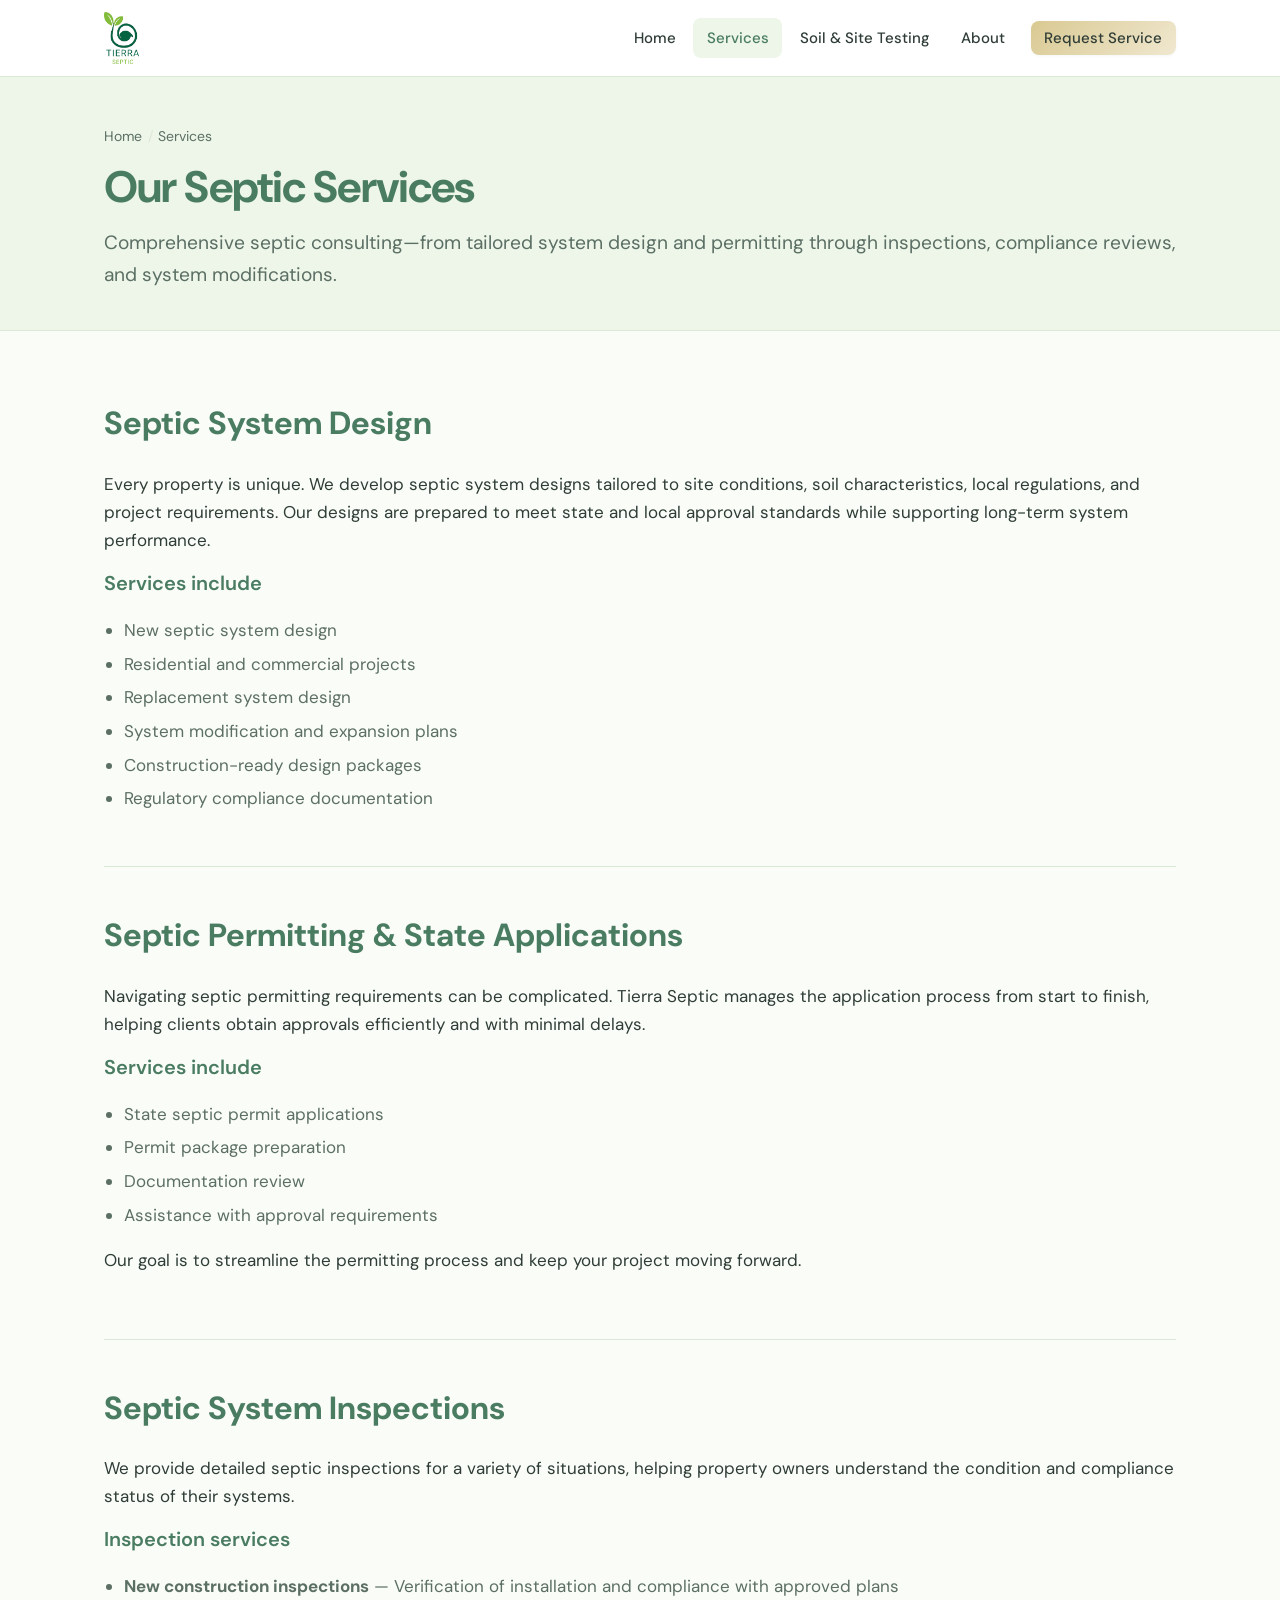
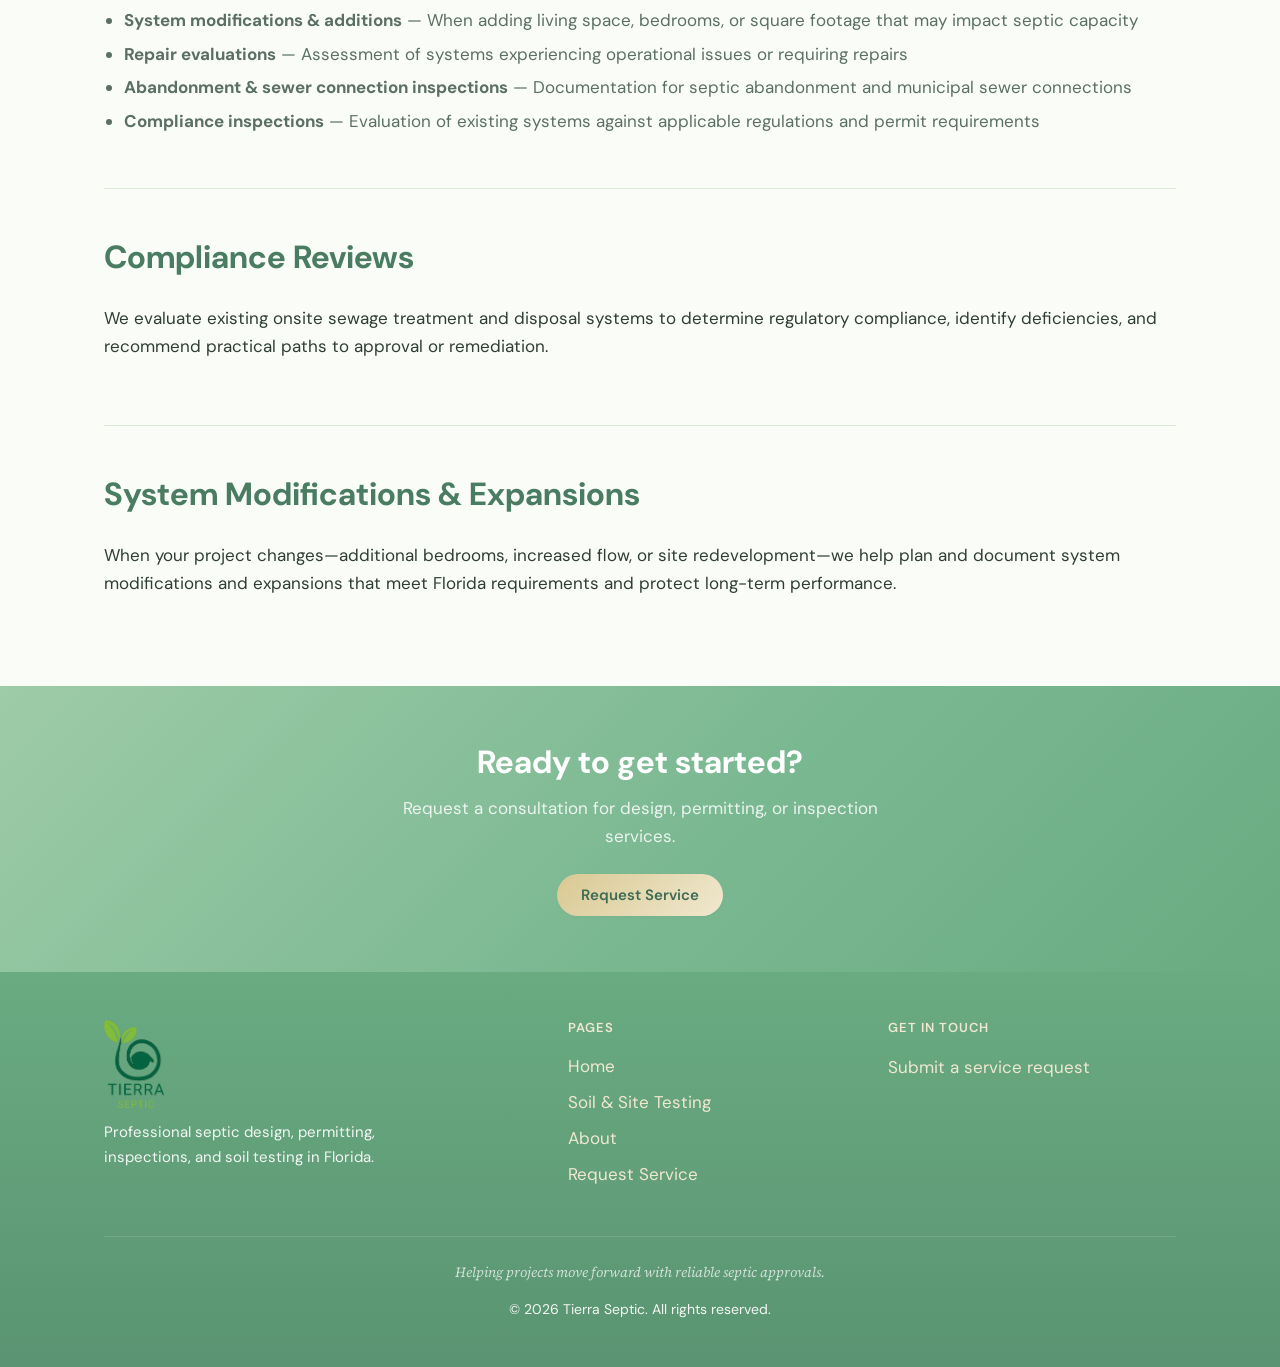
<file: services.html>
<!DOCTYPE html>
<html lang="en">
<head>
  <meta charset="UTF-8">
  <meta name="viewport" content="width=device-width, initial-scale=1">
  <title>Septic Services | Design, Permitting, Inspections &amp; Compliance — Tierra Septic</title>
  <meta name="description" content="Septic system design, state permitting, inspections, compliance reviews, and system modifications in Florida. Construction-ready packages and regulatory documentation.">
  <!-- Google tag (gtag.js) -->
  <script async src="https://www.googletagmanager.com/gtag/js?id=G-VDYC9XJSC8"></script>
  <script>
    window.dataLayer = window.dataLayer || [];
    function gtag(){dataLayer.push(arguments);}
    gtag("js", new Date());
    gtag("config", "G-VDYC9XJSC8", {
      page_path: location.pathname,
      page_title: document.title,
      page_location: location.href
    });
  </script>
  <script src="/js/analytics.js" defer></script>
  <link rel="canonical" href="https://tierraseptic.com/services.html">
  <meta name="robots" content="index, follow">
  <meta property="og:title" content="Septic Services | Tierra Septic">
  <meta property="og:description" content="Design, permitting, inspections, compliance reviews, and system modifications for residential and commercial projects.">
  <meta property="og:url" content="https://tierraseptic.com/services.html">
  <link rel="preconnect" href="https://fonts.googleapis.com">
  <link rel="preconnect" href="https://fonts.gstatic.com" crossorigin>
  <link href="https://fonts.googleapis.com/css2?family=DM+Sans:ital,opsz,wght@0,9..40,400;0,9..40,500;0,9..40,600;0,9..40,700&family=Source+Serif+4:ital,opsz,wght@0,8..60,400;1,8..60,400&display=swap" rel="stylesheet">
  <link rel="stylesheet" href="/css/styles.css">
  <link rel="icon" href="/assets/images/logo-500w.png" type="image/png">
  <link rel="apple-touch-icon" href="/assets/images/logo-500w.png">
  <link rel="manifest" href="/site.webmanifest">
  <link rel="sitemap" href="/sitemap.xml" type="application/xml" title="Sitemap">
  <meta name="theme-color" content="#7ab892">
  <meta name="author" content="Tierra Septic">
  <meta property="og:image" content="https://tierraseptic.com/assets/images/og-image.png">
  <meta property="og:image:secure_url" content="https://tierraseptic.com/assets/images/og-image.png">
  <meta property="og:image:alt" content="Tierra Septic logo">
  <meta property="og:image:width" content="1200">
  <meta property="og:image:height" content="630">
  <meta property="og:image:type" content="image/png">
  <meta name="twitter:card" content="summary_large_image">
  <meta name="twitter:title" content="Septic Services | Tierra Septic">
  <meta name="twitter:description" content="Design, permitting, inspections, compliance reviews, and system modifications for residential and commercial projects.">
  <meta name="twitter:image" content="https://tierraseptic.com/assets/images/og-image.png">
  <meta name="twitter:image:alt" content="Tierra Septic logo">
  <meta property="og:type" content="website">
  <meta property="og:locale" content="en_US">
  <script type="application/ld+json">
  {
    "@context": "https://schema.org",
    "@type": "Service",
    "serviceType": "Septic System Services",
    "provider": { "@type": "ProfessionalService", "name": "Tierra Septic", "url": "https://tierraseptic.com" },
    "areaServed": "Florida",
    "hasOfferCatalog": {
      "@type": "OfferCatalog",
      "name": "Septic Services",
      "itemListElement": [
        { "@type": "Offer", "itemOffered": { "@type": "Service", "name": "Septic System Design" } },
        { "@type": "Offer", "itemOffered": { "@type": "Service", "name": "Septic Permitting" } },
        { "@type": "Offer", "itemOffered": { "@type": "Service", "name": "Septic Inspections" } },
        { "@type": "Offer", "itemOffered": { "@type": "Service", "name": "Compliance Reviews" } }
      ]
    }
  }
  </script>
</head>
<body>
  <a class="skip-link" href="#main">Skip to main content</a>
  <header class="site-header">
    <div class="header-inner">
      <a class="logo-link" href="/" aria-label="Tierra Septic home">
        <img src="/assets/images/logo-500w.png" width="500" height="736" alt="Tierra Septic">
      </a>
      <button class="nav-toggle" type="button" aria-expanded="false" aria-controls="site-nav" aria-label="Open menu"><span></span><span></span><span></span></button>
      <nav id="site-nav" class="site-nav" aria-label="Main navigation">
        <ul>
          <li><a href="/">Home</a></li>
          <li><a href="/services.html" aria-current="page">Services</a></li>
          <li><a href="/soil-testing.html">Soil &amp; Site Testing</a></li>
          <li><a href="/about.html">About</a></li>
          <li class="nav-cta"><a class="btn btn-primary" href="/contact.html">Request Service</a></li>
        </ul>
      </nav>
    </div>
  </header>

  <main id="main">
    <header class="page-hero">
      <div class="container">
        <nav aria-label="Breadcrumb">
          <ol class="breadcrumb">
            <li><a href="/">Home</a></li>
            <li aria-current="page">Services</li>
          </ol>
        </nav>
        <h1>Our Septic Services</h1>
        <p class="lead">Comprehensive septic consulting—from tailored system design and permitting through inspections, compliance reviews, and system modifications.</p>
      </div>
    </header>

    <section class="section">
      <div class="container">
        <article id="design" class="service-block">
          <h2>Septic System Design</h2>
          <p>Every property is unique. We develop septic system designs tailored to site conditions, soil characteristics, local regulations, and project requirements. Our designs are prepared to meet state and local approval standards while supporting long-term system performance.</p>
          <h3>Services include</h3>
          <ul>
            <li>New septic system design</li>
            <li>Residential and commercial projects</li>
            <li>Replacement system design</li>
            <li>System modification and expansion plans</li>
            <li>Construction-ready design packages</li>
            <li>Regulatory compliance documentation</li>
          </ul>
        </article>

        <article id="permitting" class="service-block">
          <h2>Septic Permitting &amp; State Applications</h2>
          <p>Navigating septic permitting requirements can be complicated. Tierra Septic manages the application process from start to finish, helping clients obtain approvals efficiently and with minimal delays.</p>
          <h3>Services include</h3>
          <ul>
            <li>State septic permit applications</li>
            <li>Permit package preparation</li>
            <li>Documentation review</li>
            <li>Assistance with approval requirements</li>
          </ul>
          <p>Our goal is to streamline the permitting process and keep your project moving forward.</p>
        </article>

        <article id="inspections" class="service-block">
          <h2>Septic System Inspections</h2>
          <p>We provide detailed septic inspections for a variety of situations, helping property owners understand the condition and compliance status of their systems.</p>
          <h3>Inspection services</h3>
          <ul>
            <li><strong>New construction inspections</strong> — Verification of installation and compliance with approved plans</li>
            <li><strong>System modifications &amp; additions</strong> — When adding living space, bedrooms, or square footage that may impact septic capacity</li>
            <li><strong>Repair evaluations</strong> — Assessment of systems experiencing operational issues or requiring repairs</li>
            <li><strong>Abandonment &amp; sewer connection inspections</strong> — Documentation for septic abandonment and municipal sewer connections</li>
            <li><strong>Compliance inspections</strong> — Evaluation of existing systems against applicable regulations and permit requirements</li>
          </ul>
        </article>

        <article id="compliance" class="service-block">
          <h2>Compliance Reviews</h2>
          <p>We evaluate existing onsite sewage treatment and disposal systems to determine regulatory compliance, identify deficiencies, and recommend practical paths to approval or remediation.</p>
        </article>

        <article id="modifications" class="service-block">
          <h2>System Modifications &amp; Expansions</h2>
          <p>When your project changes—additional bedrooms, increased flow, or site redevelopment—we help plan and document system modifications and expansions that meet Florida requirements and protect long-term performance.</p>
        </article>
      </div>
    </section>

    <section class="cta-band">
      <div class="container">
        <h2>Ready to get started?</h2>
        <p>Request a consultation for design, permitting, or inspection services.</p>
        <a class="btn btn-primary" href="/contact.html">Request Service</a>
      </div>
    </section>
  </main>

  <footer class="site-footer">
    <div class="container">
      <div class="footer-grid">
        <div class="footer-brand">
          <img src="/assets/images/logo-500w.png" width="500" height="736" alt="">
          <p>Professional septic design, permitting, inspections, and soil testing in Florida.</p>
        </div>
        <div class="footer-nav">
          <h3>Pages</h3>
          <ul>
            <li><a href="/">Home</a></li>
            <li><a href="/soil-testing.html">Soil &amp; Site Testing</a></li>
            <li><a href="/about.html">About</a></li>
            <li><a href="/contact.html">Request Service</a></li>
          </ul>
        </div>
        <div class="footer-contact">
          <h3>Get in touch</h3>
          <p><a href="/contact.html">Submit a service request</a></p>
        </div>
      </div>
      <div class="footer-bottom">
        <p class="footer-tagline">Helping projects move forward with reliable septic approvals.</p>
        <p>&copy; <span id="year"></span> Tierra Septic. All rights reserved.</p>
      </div>
    </div>
  </footer>
  <script>document.getElementById("year").textContent = new Date().getFullYear();</script>
  <script src="/js/main.js" defer></script>
</body>
</html>
</file>
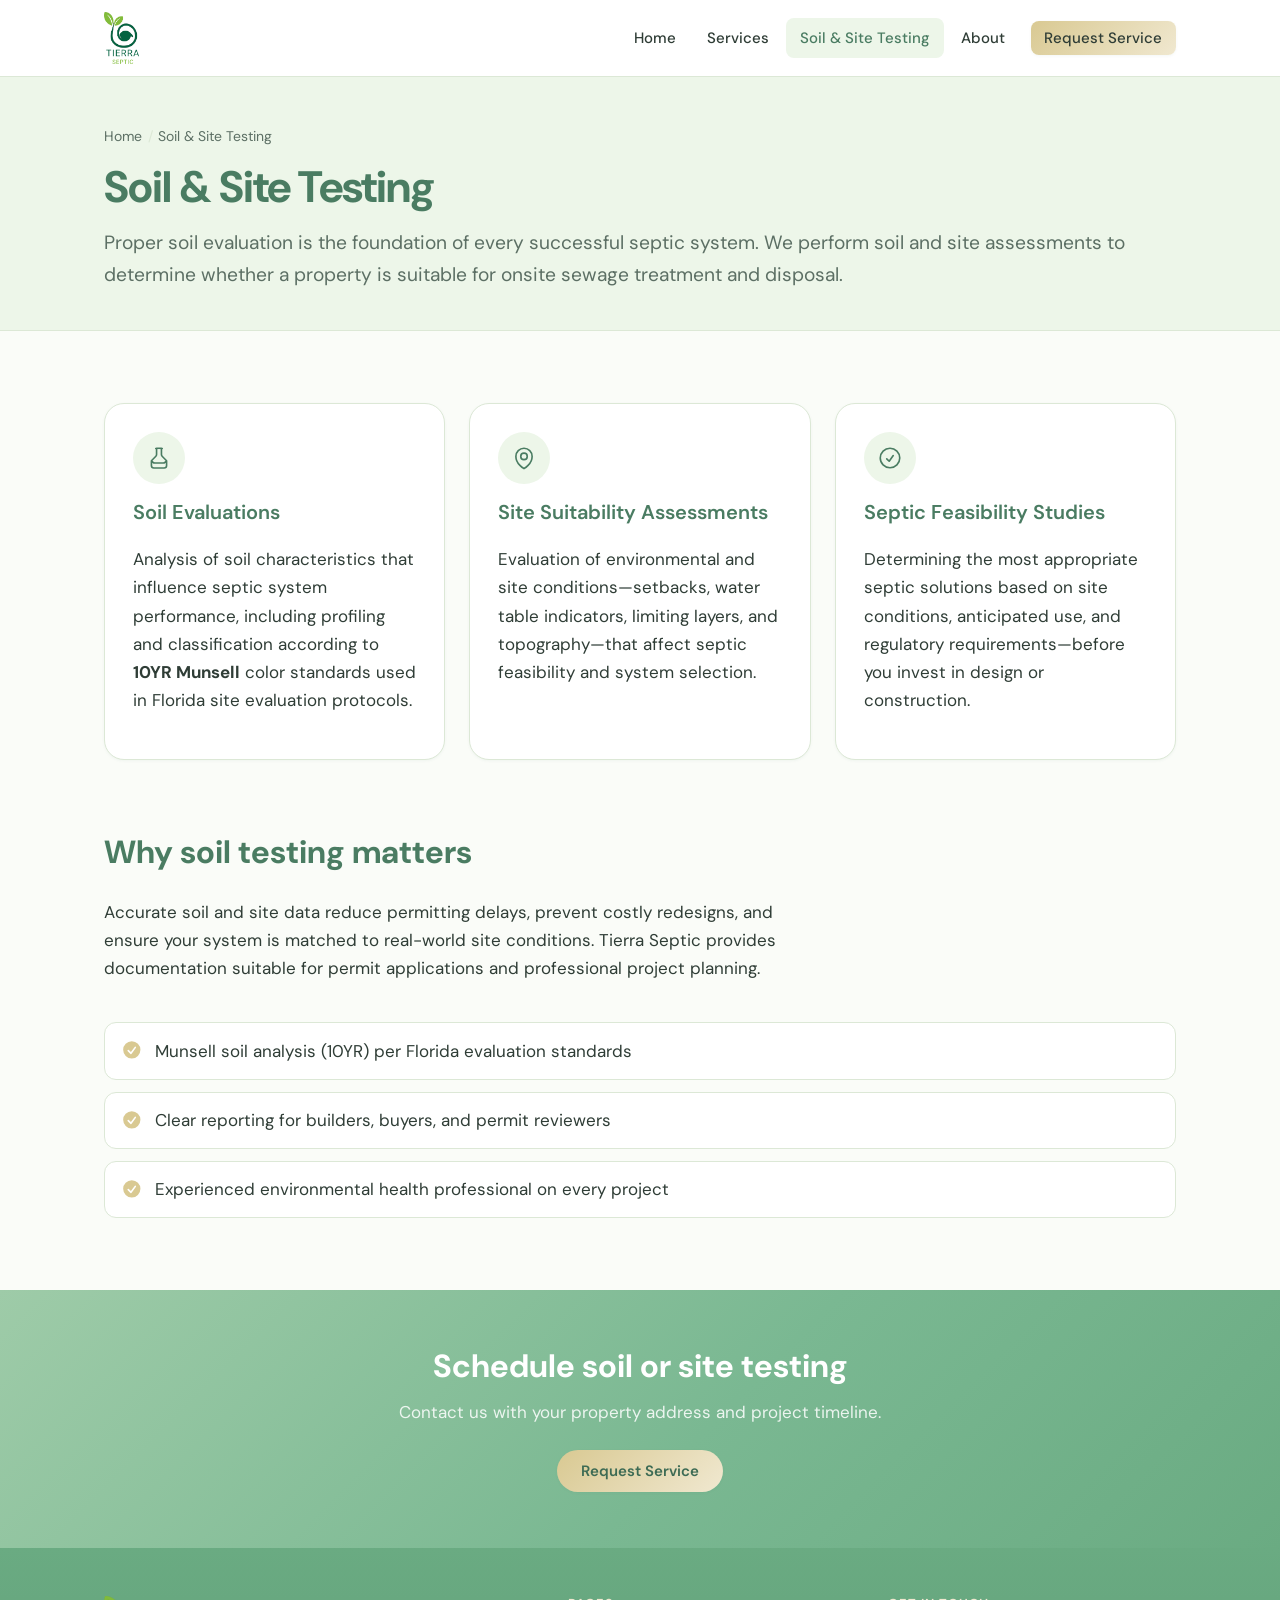
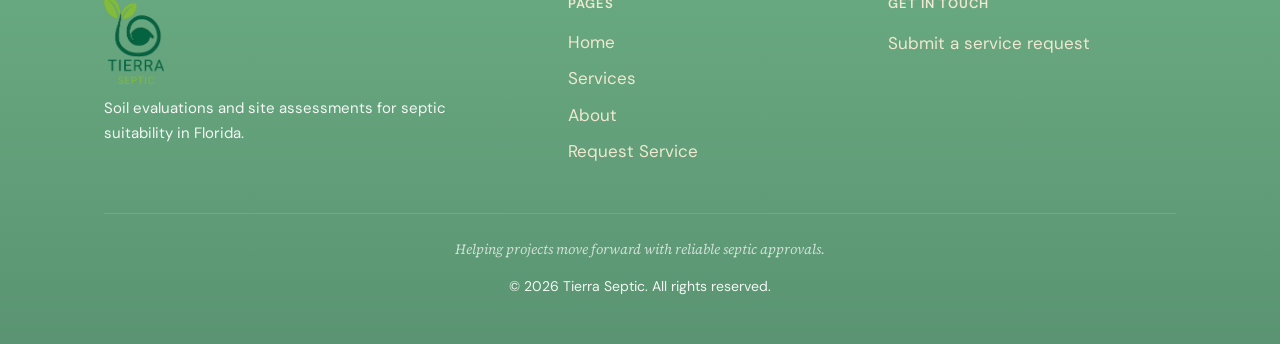
<file: soil-testing.html>
<!DOCTYPE html>
<html lang="en">
<head>
  <meta charset="UTF-8">
  <meta name="viewport" content="width=device-width, initial-scale=1">
  <title>Soil &amp; Site Testing | Evaluations, Munsell Analysis &amp; Feasibility — Tierra Septic</title>
  <meta name="description" content="Professional soil evaluations, site suitability assessments, septic feasibility studies, and 10YR Munsell soil analysis in Florida.">
  <!-- Google tag (gtag.js) -->
  <script async src="https://www.googletagmanager.com/gtag/js?id=G-VDYC9XJSC8"></script>
  <script>
    window.dataLayer = window.dataLayer || [];
    function gtag(){dataLayer.push(arguments);}
    gtag("js", new Date());
    gtag("config", "G-VDYC9XJSC8", {
      page_path: location.pathname,
      page_title: document.title,
      page_location: location.href
    });
  </script>
  <script src="/js/analytics.js" defer></script>
  <link rel="canonical" href="https://tierraseptic.com/soil-testing.html">
  <meta name="robots" content="index, follow">
  <meta property="og:title" content="Soil &amp; Site Testing | Tierra Septic">
  <meta property="og:description" content="Soil evaluations, site assessments, and septic feasibility studies to determine system suitability.">
  <meta property="og:url" content="https://tierraseptic.com/soil-testing.html">
  <link rel="preconnect" href="https://fonts.googleapis.com">
  <link rel="preconnect" href="https://fonts.gstatic.com" crossorigin>
  <link href="https://fonts.googleapis.com/css2?family=DM+Sans:ital,opsz,wght@0,9..40,400;0,9..40,500;0,9..40,600;0,9..40,700&family=Source+Serif+4:ital,opsz,wght@0,8..60,400;1,8..60,400&display=swap" rel="stylesheet">
  <link rel="stylesheet" href="/css/styles.css">
  <link rel="icon" href="/assets/images/logo-500w.png" type="image/png">
  <link rel="apple-touch-icon" href="/assets/images/logo-500w.png">
  <link rel="manifest" href="/site.webmanifest">
  <link rel="sitemap" href="/sitemap.xml" type="application/xml" title="Sitemap">
  <meta name="theme-color" content="#7ab892">
  <meta name="author" content="Tierra Septic">
  <meta property="og:image" content="https://tierraseptic.com/assets/images/og-image.png">
  <meta property="og:image:secure_url" content="https://tierraseptic.com/assets/images/og-image.png">
  <meta property="og:image:alt" content="Tierra Septic logo">
  <meta property="og:image:width" content="1200">
  <meta property="og:image:height" content="630">
  <meta property="og:image:type" content="image/png">
  <meta name="twitter:card" content="summary_large_image">
  <meta name="twitter:title" content="Soil &amp; Site Testing | Tierra Septic">
  <meta name="twitter:description" content="Soil evaluations, site assessments, and septic feasibility studies to determine system suitability.">
  <meta name="twitter:image" content="https://tierraseptic.com/assets/images/og-image.png">
  <meta name="twitter:image:alt" content="Tierra Septic logo">
  <meta property="og:type" content="website">
  <meta property="og:locale" content="en_US">
</head>
<body>
  <a class="skip-link" href="#main">Skip to main content</a>
  <header class="site-header">
    <div class="header-inner">
      <a class="logo-link" href="/" aria-label="Tierra Septic home">
        <img src="/assets/images/logo-500w.png" width="500" height="736" alt="Tierra Septic">
      </a>
      <button class="nav-toggle" type="button" aria-expanded="false" aria-controls="site-nav" aria-label="Open menu"><span></span><span></span><span></span></button>
      <nav id="site-nav" class="site-nav" aria-label="Main navigation">
        <ul>
          <li><a href="/">Home</a></li>
          <li><a href="/services.html">Services</a></li>
          <li><a href="/soil-testing.html" aria-current="page">Soil &amp; Site Testing</a></li>
          <li><a href="/about.html">About</a></li>
          <li class="nav-cta"><a class="btn btn-primary" href="/contact.html">Request Service</a></li>
        </ul>
      </nav>
    </div>
  </header>

  <main id="main">
    <header class="page-hero">
      <div class="container">
        <nav aria-label="Breadcrumb">
          <ol class="breadcrumb">
            <li><a href="/">Home</a></li>
            <li aria-current="page">Soil &amp; Site Testing</li>
          </ol>
        </nav>
        <h1>Soil &amp; Site Testing</h1>
        <p class="lead">Proper soil evaluation is the foundation of every successful septic system. We perform soil and site assessments to determine whether a property is suitable for onsite sewage treatment and disposal.</p>
      </div>
    </header>

    <section class="section">
      <div class="container">
        <div class="card-grid">
          <article class="card">
            <div class="card-icon" aria-hidden="true">
              <svg xmlns="http://www.w3.org/2000/svg" fill="none" viewBox="0 0 24 24" stroke-width="1.5" stroke="currentColor"><path stroke-linecap="round" stroke-linejoin="round" d="M9.75 3.104v5.714a2.25 2.25 0 0 1-.659 1.591L5 14.5M9.75 3.104c-.251.023-.501.05-.75.082m.75-.082a24.301 24.301 0 0 1 4.5 0m0 0v5.714a2.25 2.25 0 0 0 .659 1.591L19 14.5M14.25 3.104c.251.023.501.05.75.082M19 14.5l-1.47 1.47a2.25 2.25 0 0 1-1.59.659H8.06a2.25 2.25 0 0 1-1.591-.659L5 14.5m14 0V19a2.25 2.25 0 0 1-2.25 2.25H7.25A2.25 2.25 0 0 1 5 19v-4.5"/></svg>
            </div>
            <h3>Soil Evaluations</h3>
            <p>Analysis of soil characteristics that influence septic system performance, including profiling and classification according to <strong>10YR Munsell</strong> color standards used in Florida site evaluation protocols.</p>
          </article>
          <article class="card">
            <div class="card-icon" aria-hidden="true">
              <svg xmlns="http://www.w3.org/2000/svg" fill="none" viewBox="0 0 24 24" stroke-width="1.5" stroke="currentColor"><path stroke-linecap="round" stroke-linejoin="round" d="M15 10.5a3 3 0 1 1-6 0 3 3 0 0 1 6 0Z"/><path stroke-linecap="round" stroke-linejoin="round" d="M19.5 10.5c0 7.142-7.5 11.25-7.5 11.25S4.5 17.642 4.5 10.5a7.5 7.5 0 1 1 15 0Z"/></svg>
            </div>
            <h3>Site Suitability Assessments</h3>
            <p>Evaluation of environmental and site conditions—setbacks, water table indicators, limiting layers, and topography—that affect septic feasibility and system selection.</p>
          </article>
          <article class="card">
            <div class="card-icon" aria-hidden="true">
              <svg xmlns="http://www.w3.org/2000/svg" fill="none" viewBox="0 0 24 24" stroke-width="1.5" stroke="currentColor"><path stroke-linecap="round" stroke-linejoin="round" d="M9 12.75 11.25 15 15 9.75M21 12a9 9 0 1 1-18 0 9 9 0 0 1 18 0Z"/></svg>
            </div>
            <h3>Septic Feasibility Studies</h3>
            <p>Determining the most appropriate septic solutions based on site conditions, anticipated use, and regulatory requirements—before you invest in design or construction.</p>
          </article>
        </div>

        <div class="section" style="padding-bottom: 0;">
          <div class="section-header">
            <h2>Why soil testing matters</h2>
            <p>Accurate soil and site data reduce permitting delays, prevent costly redesigns, and ensure your system is matched to real-world site conditions. Tierra Septic provides documentation suitable for permit applications and professional project planning.</p>
          </div>
          <ul class="benefits-list">
            <li>
              <svg class="check" xmlns="http://www.w3.org/2000/svg" viewBox="0 0 20 20" fill="currentColor" aria-hidden="true"><path fill-rule="evenodd" d="M10 18a8 8 0 1 0 0-16 8 8 0 0 0 0 16Zm3.857-9.809a.75.75 0 0 0-1.214-.882l-3.483 4.79-1.88-1.88a.75.75 0 1 0-1.06 1.061l2.5 2.5a.75.75 0 0 0 1.137-.089l4-5.5Z" clip-rule="evenodd"/></svg>
              <span>Munsell soil analysis (10YR) per Florida evaluation standards</span>
            </li>
            <li>
              <svg class="check" xmlns="http://www.w3.org/2000/svg" viewBox="0 0 20 20" fill="currentColor" aria-hidden="true"><path fill-rule="evenodd" d="M10 18a8 8 0 1 0 0-16 8 8 0 0 0 0 16Zm3.857-9.809a.75.75 0 0 0-1.214-.882l-3.483 4.79-1.88-1.88a.75.75 0 1 0-1.06 1.061l2.5 2.5a.75.75 0 0 0 1.137-.089l4-5.5Z" clip-rule="evenodd"/></svg>
              <span>Clear reporting for builders, buyers, and permit reviewers</span>
            </li>
            <li>
              <svg class="check" xmlns="http://www.w3.org/2000/svg" viewBox="0 0 20 20" fill="currentColor" aria-hidden="true"><path fill-rule="evenodd" d="M10 18a8 8 0 1 0 0-16 8 8 0 0 0 0 16Zm3.857-9.809a.75.75 0 0 0-1.214-.882l-3.483 4.79-1.88-1.88a.75.75 0 1 0-1.06 1.061l2.5 2.5a.75.75 0 0 0 1.137-.089l4-5.5Z" clip-rule="evenodd"/></svg>
              <span>Experienced environmental health professional on every project</span>
            </li>
          </ul>
        </div>
      </div>
    </section>

    <section class="cta-band">
      <div class="container">
        <h2>Schedule soil or site testing</h2>
        <p>Contact us with your property address and project timeline.</p>
        <a class="btn btn-primary" href="/contact.html">Request Service</a>
      </div>
    </section>
  </main>

  <footer class="site-footer">
    <div class="container">
      <div class="footer-grid">
        <div class="footer-brand">
          <img src="/assets/images/logo-500w.png" width="500" height="736" alt="">
          <p>Soil evaluations and site assessments for septic suitability in Florida.</p>
        </div>
        <div class="footer-nav">
          <h3>Pages</h3>
          <ul>
            <li><a href="/">Home</a></li>
            <li><a href="/services.html">Services</a></li>
            <li><a href="/about.html">About</a></li>
            <li><a href="/contact.html">Request Service</a></li>
          </ul>
        </div>
        <div class="footer-contact">
          <h3>Get in touch</h3>
          <p><a href="/contact.html">Submit a service request</a></p>
        </div>
      </div>
      <div class="footer-bottom">
        <p class="footer-tagline">Helping projects move forward with reliable septic approvals.</p>
        <p>&copy; <span id="year"></span> Tierra Septic. All rights reserved.</p>
      </div>
    </div>
  </footer>
  <script>document.getElementById("year").textContent = new Date().getFullYear();</script>
  <script src="/js/main.js" defer></script>
</body>
</html>
</file>
<file: css/styles.css>
/* Tierra Septic — pastel design tokens */
:root {
  --color-primary: #4a7c62;
  --color-primary-dark: #3d6b54;
  --color-accent: #9ed48a;
  --color-accent-light: #c8ecc0;
  --color-accent-deep: #6fb85c;
  --color-gold: #d9c992;
  --color-gold-light: #f0e8d0;
  --color-bg: #fafcf8;
  --color-bg-alt: #edf6e9;
  --color-surface: #ffffff;
  --color-text: #2f3d36;
  --color-text-muted: #5c6f64;
  --color-border: #dce8d6;
  --font-sans: "DM Sans", system-ui, -apple-system, sans-serif;
  --font-serif: "Source Serif 4", Georgia, serif;
  --shadow-sm: 0 1px 3px rgba(74, 124, 98, 0.06);
  --shadow-md: 0 8px 24px rgba(74, 124, 98, 0.08);
  --shadow-lg: 0 16px 48px rgba(74, 124, 98, 0.1);
  --radius: 12px;
  --radius-lg: 20px;
  --max-width: 1120px;
  --header-height: 72px;
  --transition: 0.2s ease;
}

*,
*::before,
*::after {
  box-sizing: border-box;
}

html {
  scroll-behavior: smooth;
}

body {
  margin: 0;
  font-family: var(--font-sans);
  font-size: 1.0625rem;
  line-height: 1.65;
  color: var(--color-text);
  background: var(--color-bg);
  -webkit-font-smoothing: antialiased;
}

img {
  max-width: 100%;
  height: auto;
  display: block;
}

a {
  color: var(--color-primary);
  text-decoration-thickness: 1px;
  text-underline-offset: 3px;
  transition: color var(--transition);
}

a:hover {
  color: var(--color-accent-deep);
}

:focus-visible {
  outline: 2px solid var(--color-accent-deep);
  outline-offset: 3px;
}

.skip-link {
  position: absolute;
  top: -100%;
  left: 1rem;
  z-index: 200;
  padding: 0.75rem 1.25rem;
  background: var(--color-primary);
  color: #fff;
  border-radius: var(--radius);
  font-weight: 600;
  text-decoration: none;
}

.skip-link:focus {
  top: 1rem;
}

/* Header */
.site-header {
  position: sticky;
  top: 0;
  z-index: 100;
  background: rgba(255, 255, 255, 0.92);
  backdrop-filter: blur(12px);
  border-bottom: 1px solid var(--color-border);
}

.header-inner {
  display: flex;
  align-items: center;
  justify-content: space-between;
  max-width: var(--max-width);
  margin: 0 auto;
  padding: 0.75rem 1.5rem;
  min-height: var(--header-height);
  gap: 1rem;
}

.logo-link {
  display: flex;
  align-items: center;
  gap: 0.75rem;
  text-decoration: none;
  color: inherit;
  flex-shrink: 0;
}

.logo-link img {
  width: auto;
  height: 52px;
}

.nav-toggle {
  display: none;
  flex-direction: column;
  justify-content: center;
  gap: 5px;
  width: 44px;
  height: 44px;
  padding: 0;
  border: none;
  background: transparent;
  cursor: pointer;
  border-radius: var(--radius);
}

.nav-toggle span {
  display: block;
  width: 22px;
  height: 2px;
  background: var(--color-primary);
  border-radius: 2px;
  transition: transform var(--transition), opacity var(--transition);
}

.nav-toggle[aria-expanded="true"] span:nth-child(1) {
  transform: translateY(7px) rotate(45deg);
}

.nav-toggle[aria-expanded="true"] span:nth-child(2) {
  opacity: 0;
}

.nav-toggle[aria-expanded="true"] span:nth-child(3) {
  transform: translateY(-7px) rotate(-45deg);
}

.site-nav ul {
  display: flex;
  align-items: center;
  gap: 0.25rem;
  list-style: none;
  margin: 0;
  padding: 0;
}

.site-nav a {
  display: block;
  padding: 0.5rem 0.85rem;
  font-size: 0.9375rem;
  font-weight: 500;
  color: var(--color-text);
  text-decoration: none;
  border-radius: 8px;
  transition: background var(--transition), color var(--transition);
}

.site-nav a:hover,
.site-nav a[aria-current="page"] {
  color: var(--color-primary);
  background: var(--color-bg-alt);
}

.nav-cta {
  margin-left: 0.5rem;
}

.btn {
  display: inline-flex;
  align-items: center;
  justify-content: center;
  gap: 0.5rem;
  padding: 0.75rem 1.5rem;
  font-family: inherit;
  font-size: 0.9375rem;
  font-weight: 600;
  line-height: 1.2;
  text-decoration: none;
  border: none;
  border-radius: 999px;
  cursor: pointer;
  transition: background var(--transition), transform var(--transition), box-shadow var(--transition);
}

.btn-primary {
  background: linear-gradient(135deg, var(--color-gold) 0%, var(--color-gold-light) 100%);
  color: var(--color-primary-dark);
  box-shadow: var(--shadow-sm);
}

.btn-primary:hover {
  background: linear-gradient(135deg, var(--color-gold-light) 0%, #f5eed8 100%);
  transform: translateY(-1px);
  box-shadow: var(--shadow-md);
  color: var(--color-primary-dark);
}

.btn:disabled {
  opacity: 0.65;
  cursor: not-allowed;
  transform: none;
}

.btn:disabled:hover {
  transform: none;
  box-shadow: var(--shadow-sm);
}

.btn-secondary {
  background: var(--color-primary);
  color: #fff;
}

.btn-secondary:hover {
  background: #568f6e;
  color: #fff;
}

.btn-outline {
  background: transparent;
  color: var(--color-primary);
  border: 2px solid var(--color-primary);
}

.btn-outline:hover {
  background: var(--color-primary);
  color: #fff;
}

/* Layout */
.container {
  max-width: var(--max-width);
  margin: 0 auto;
  padding: 0 1.5rem;
}

.section {
  padding: 4.5rem 0;
}

.section-alt {
  background: var(--color-bg-alt);
}

.section-header {
  max-width: 42rem;
  margin-bottom: 2.5rem;
}

.section-header.centered {
  margin-left: auto;
  margin-right: auto;
  text-align: center;
}

.eyebrow {
  display: inline-block;
  margin: 0 0 0.5rem;
  font-size: 0.8125rem;
  font-weight: 600;
  letter-spacing: 0.1em;
  text-transform: uppercase;
  color: var(--color-accent-deep);
}

h1,
h2,
h3,
h4 {
  line-height: 1.25;
  color: var(--color-primary);
  margin-top: 0;
}

h1 {
  font-size: clamp(2rem, 5vw, 2.75rem);
  font-weight: 700;
  letter-spacing: -0.02em;
}

h2 {
  font-size: clamp(1.5rem, 3.5vw, 2rem);
  font-weight: 700;
}

h3 {
  font-size: 1.25rem;
  font-weight: 600;
}

.lead {
  font-size: 1.2rem;
  color: var(--color-text-muted);
  margin: 0;
}

/* Hero */
.hero {
  position: relative;
  padding: 5rem 0 5.5rem;
  background: linear-gradient(165deg, #f2faf0 0%, #e3f3de 45%, #d4ebd0 100%);
  color: var(--color-text);
  overflow: hidden;
}

.hero::before {
  content: "";
  position: absolute;
  inset: 0;
  background:
    radial-gradient(ellipse 80% 60% at 90% 20%, rgba(158, 212, 138, 0.35) 0%, transparent 55%),
    radial-gradient(ellipse 50% 40% at 10% 80%, rgba(217, 201, 146, 0.2) 0%, transparent 50%);
  pointer-events: none;
}

.hero .container {
  position: relative;
  z-index: 1;
}

.hero h1 {
  color: var(--color-primary-dark);
  max-width: 18ch;
}

.hero .lead {
  color: var(--color-text-muted);
  max-width: 38rem;
  margin: 1.25rem 0 2rem;
}

.hero-tagline {
  font-family: var(--font-serif);
  font-style: italic;
  font-size: 1.125rem;
  color: var(--color-primary);
  margin: 0 0 1.5rem;
}

.hero-actions {
  display: flex;
  flex-wrap: wrap;
  gap: 1rem;
}

.hero .btn-outline {
  border-color: var(--color-primary);
  color: var(--color-primary-dark);
  background: rgba(255, 255, 255, 0.5);
}

.hero .btn-outline:hover {
  background: var(--color-surface);
  border-color: var(--color-primary-dark);
  color: var(--color-primary-dark);
}

.audience-pills {
  display: flex;
  flex-wrap: wrap;
  gap: 0.5rem;
  margin-top: 2.5rem;
  padding: 0;
  list-style: none;
}

.audience-pills li {
  padding: 0.4rem 0.9rem;
  font-size: 0.8125rem;
  font-weight: 500;
  background: rgba(255, 255, 255, 0.7);
  border: 1px solid var(--color-border);
  border-radius: 999px;
  color: var(--color-text-muted);
}

/* Cards */
.card-grid {
  display: grid;
  gap: 1.5rem;
  grid-template-columns: repeat(auto-fit, minmax(280px, 1fr));
}

.card {
  background: var(--color-surface);
  border: 1px solid var(--color-border);
  border-radius: var(--radius-lg);
  padding: 1.75rem;
  box-shadow: var(--shadow-sm);
  transition: box-shadow var(--transition), transform var(--transition);
}

.card:hover {
  box-shadow: var(--shadow-md);
  transform: translateY(-2px);
}

.card-icon {
  width: 52px;
  height: 52px;
  display: flex;
  align-items: center;
  justify-content: center;
  background: var(--color-bg-alt);
  border-radius: 50%;
  margin-bottom: 1rem;
  color: var(--color-primary);
}

.card-icon svg {
  width: 26px;
  height: 26px;
}

.card h3 a {
  color: inherit;
  text-decoration: none;
}

.card h3 a:hover {
  color: var(--color-accent-deep);
}

/* Benefits */
.benefits-list {
  list-style: none;
  padding: 0;
  margin: 0;
  display: grid;
  gap: 0.75rem;
}

.benefits-list li {
  display: flex;
  align-items: flex-start;
  gap: 0.75rem;
  padding: 0.85rem 1rem;
  background: var(--color-surface);
  border-radius: var(--radius);
  border: 1px solid var(--color-border);
}

.benefits-list .check {
  flex-shrink: 0;
  width: 1.35rem;
  height: 1.35rem;
  margin-top: 0.15rem;
  color: var(--color-gold);
}

/* Two column */
.split {
  display: grid;
  gap: 3rem;
  align-items: start;
}

@media (min-width: 768px) {
  .split {
    grid-template-columns: 1fr 1fr;
  }
}

/* Service detail */
.service-block {
  margin-bottom: 3rem;
  padding-bottom: 3rem;
  border-bottom: 1px solid var(--color-border);
}

.service-block:last-child {
  margin-bottom: 0;
  padding-bottom: 0;
  border-bottom: none;
}

.service-block ul {
  margin: 1rem 0 0;
  padding-left: 1.25rem;
  color: var(--color-text-muted);
}

.service-block li {
  margin-bottom: 0.35rem;
}

/* About */
.about-photo {
  width: 100%;
  max-width: 320px;
  height: auto;
  border-radius: var(--radius-lg);
  object-fit: cover;
  display: block;
  margin: 0 auto;
  box-shadow: var(--shadow-md);
}

.credentials {
  display: flex;
  flex-wrap: wrap;
  gap: 0.5rem;
  margin: 1rem 0 1.5rem;
  padding: 0;
  list-style: none;
}

.credentials li {
  padding: 0.35rem 0.75rem;
  font-size: 0.8125rem;
  font-weight: 600;
  background: var(--color-primary);
  color: #fff;
  border-radius: 6px;
}

/* Form */
.form-panel {
  max-width: 36rem;
  margin: 0 auto;
  background: var(--color-surface);
  border: 1px solid var(--color-border);
  border-radius: var(--radius-lg);
  padding: 2rem;
  box-shadow: var(--shadow-md);
}

.form-group {
  margin-bottom: 1.25rem;
}

.form-group label {
  display: block;
  margin-bottom: 0.4rem;
  font-size: 0.9375rem;
  font-weight: 600;
  color: var(--color-text);
}

.form-group .hint,
.form-group .optional {
  font-weight: 400;
  color: var(--color-text-muted);
  font-size: 0.8125rem;
}

.form-group .hint {
  display: block;
  margin-top: 0.35rem;
}

.form-group input,
.form-group select,
.form-group textarea {
  width: 100%;
  padding: 0.7rem 0.9rem;
  font-family: inherit;
  font-size: 1rem;
  border: 1px solid var(--color-border);
  border-radius: var(--radius);
  background: var(--color-bg);
  transition: border-color var(--transition), box-shadow var(--transition);
}

.form-group input:focus,
.form-group select:focus,
.form-group textarea:focus {
  outline: none;
  border-color: var(--color-accent);
  box-shadow: 0 0 0 3px rgba(158, 212, 138, 0.45);
}

.form-group textarea {
  min-height: 120px;
  resize: vertical;
}

.form-status {
  margin-top: 1rem;
  padding: 0.85rem 1rem;
  border-radius: var(--radius);
  font-size: 0.9375rem;
  display: none;
}

.form-status.success {
  display: block;
  background: var(--color-bg-alt);
  color: var(--color-primary-dark);
  border: 1px solid var(--color-accent-light);
}

.form-status.error {
  display: block;
  background: #fdecea;
  color: #7a1f18;
  border: 1px solid #e8a9a4;
}

/* FAQ */
.faq-list {
  max-width: 42rem;
  margin: 0 auto;
}

.faq-item {
  border-bottom: 1px solid var(--color-border);
}

.faq-item:first-child {
  border-top: 1px solid var(--color-border);
}

.faq-question {
  width: 100%;
  display: flex;
  align-items: center;
  justify-content: space-between;
  gap: 1rem;
  padding: 1.15rem 0;
  font-family: inherit;
  font-size: 1.0625rem;
  font-weight: 600;
  text-align: left;
  color: var(--color-primary);
  background: none;
  border: none;
  cursor: pointer;
}

.faq-question:hover {
  color: var(--color-accent-deep);
}

.faq-icon {
  flex-shrink: 0;
  width: 1.25rem;
  height: 1.25rem;
  transition: transform var(--transition);
}

.faq-item[open] .faq-icon {
  transform: rotate(180deg);
}

.faq-answer {
  padding: 0 0 1.15rem;
  color: var(--color-text-muted);
}

.faq-answer p {
  margin: 0;
}

/* CTA band */
.cta-band {
  padding: 3.5rem 0;
  background: linear-gradient(135deg, #9ecba8 0%, #7ab892 55%, #6aab82 100%);
  color: #fff;
  text-align: center;
}

.cta-band h2 {
  color: #fff;
  margin-bottom: 0.75rem;
}

.cta-band p {
  color: rgba(255, 255, 255, 0.85);
  max-width: 32rem;
  margin: 0 auto 1.5rem;
}

/* Footer */
.site-footer {
  background: linear-gradient(180deg, #6aab82 0%, #5a9472 100%);
  color: rgba(255, 255, 255, 0.92);
  padding: 3rem 0 2rem;
}

.footer-grid {
  display: grid;
  gap: 2rem;
  margin-bottom: 2.5rem;
}

@media (min-width: 640px) {
  .footer-grid {
    grid-template-columns: 1.5fr 1fr 1fr;
  }
}

.site-footer a {
  color: var(--color-gold-light);
  text-decoration: none;
}

.site-footer a:hover {
  color: #fff;
}

.footer-brand img {
  width: auto;
  height: 88px;
  margin-bottom: 0.75rem;
}

.footer-brand p {
  font-size: 0.9375rem;
  margin: 0;
  max-width: 22rem;
}

.footer-nav h3,
.footer-contact h3 {
  font-size: 0.8125rem;
  font-weight: 600;
  letter-spacing: 0.08em;
  text-transform: uppercase;
  color: var(--color-gold-light);
  margin: 0 0 1rem;
}

.footer-nav ul {
  list-style: none;
  padding: 0;
  margin: 0;
}

.footer-nav li {
  margin-bottom: 0.5rem;
}

.footer-bottom {
  padding-top: 1.5rem;
  border-top: 1px solid rgba(255, 255, 255, 0.12);
  font-size: 0.875rem;
  text-align: center;
}

.footer-tagline {
  font-family: var(--font-serif);
  font-style: italic;
  color: rgba(255, 255, 255, 0.7);
  margin: 0 0 0.5rem;
}

/* Page header (inner pages) */
.page-hero {
  padding: 3rem 0 2.5rem;
  background: var(--color-bg-alt);
  border-bottom: 1px solid var(--color-border);
}

.page-hero h1 {
  margin-bottom: 0.75rem;
}

.breadcrumb {
  font-size: 0.875rem;
  color: var(--color-text-muted);
  margin: 0 0 0.75rem;
  padding: 0;
  list-style: none;
  display: flex;
  flex-wrap: wrap;
  gap: 0.35rem;
}

.breadcrumb a {
  color: var(--color-text-muted);
  text-decoration: none;
}

.breadcrumb a:hover {
  color: var(--color-primary);
}

.breadcrumb li:not(:last-child)::after {
  content: "/";
  margin-left: 0.35rem;
  color: var(--color-border);
}

/* Mobile nav */
@media (max-width: 900px) {
  .nav-toggle {
    display: flex;
  }

  .site-nav {
    position: fixed;
    top: var(--header-height);
    left: 0;
    right: 0;
    background: var(--color-surface);
    border-bottom: 1px solid var(--color-border);
    box-shadow: var(--shadow-md);
    padding: 1rem 1.5rem 1.5rem;
    transform: translateY(-100%);
    opacity: 0;
    visibility: hidden;
    transition: transform var(--transition), opacity var(--transition), visibility var(--transition);
  }

  .site-nav.is-open {
    transform: translateY(0);
    opacity: 1;
    visibility: visible;
  }

  .site-nav ul {
    flex-direction: column;
    align-items: stretch;
  }

  .site-nav a {
    padding: 0.75rem 0;
  }

  .nav-cta {
    margin: 0.5rem 0 0;
  }

  .nav-cta .btn {
    width: 100%;
  }
}

@media (prefers-reduced-motion: reduce) {
  html {
    scroll-behavior: auto;
  }

  *,
  *::before,
  *::after {
    transition-duration: 0.01ms !important;
  }
}
</file>
